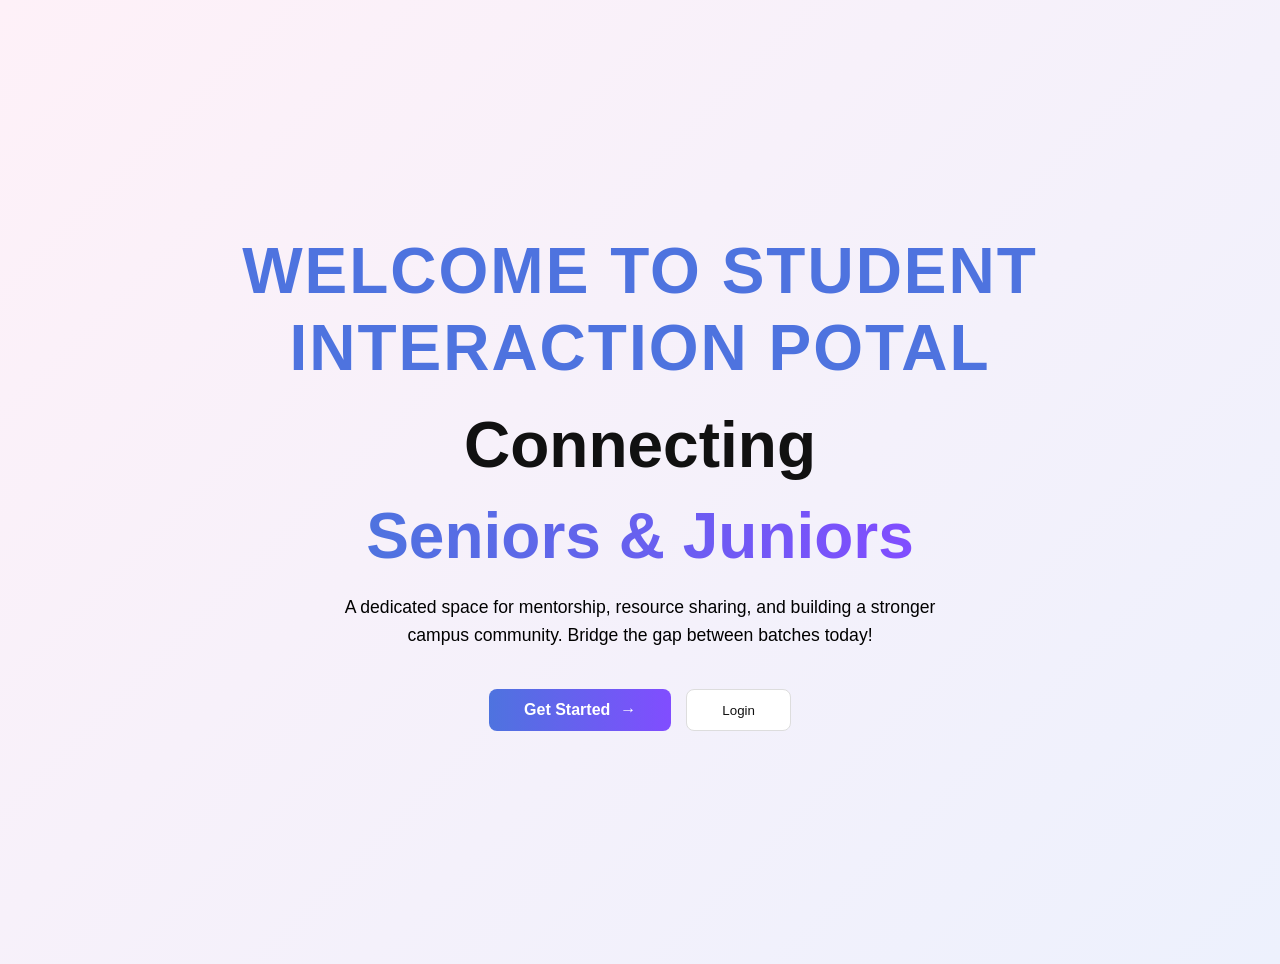
<file: index.html>
<!DOCTYPE html>
<html lang="en">
<head>
    <meta charset="UTF-8">
    <meta name="viewport" content="width=device-width, initial-scale=1.0">
    <title>StudentConnect Portal</title>
    <link rel="stylesheet" href="https://cdnjs.cloudflare.com/ajax/libs/font-awesome/6.0.0/css/all.min.css">
    <link rel="stylesheet" href="style.2css.css">
</head>
<body>
   <div id="reset-page" class="view hidden">
    <div class="squared-card">
        <div class="profile-icon-placeholder">
            <i class="fa-solid fa-user-plus"></i></div>
        <h2>Reset Password</h2>
        <p style="color: var(--text-sub); margin-bottom: 20px;">Enter your email to update your credentials.</p>
         <div class="input-group">
            <label>Registered Email</label>
            <input type="email" id="reset-email" placeholder="name@example.com"></div>
        <div class="input-group">
            <label>New Password</label>
            <input type="password" id="reset-new-password" placeholder="At least 8 characters"></div>
         <button class="btn-primary-grad" onclick="handlePasswordReset()">Update Password</button>
        <a href="#" class="back-link" onclick="showView('login-page')">← Back to Login</a></div></div>
   <div id="welcome-page" class="view welcome-container">
        <div class="welcome-left">
            <div class="header-pill">
             <h1>Welcome to Student Interaction Potal</h1></div>
            <h1> Connecting<span class="gradient-text"> Seniors <span style="color: black;">&</span> Juniors</h1>
            <p style="color: black;">A dedicated space for mentorship, resource sharing, and building a stronger campus
                 community. Bridge the gap between batches today!</p>
            <div class="btn-group">
                <button onclick="showPage('register-page')" class="btn-grad-icon">
                    Get Started <span class="arrow">→</span>
                </button>
         <button onclick="showPage('login-page')" class="btn-secondary-flat">Login</button> </div></div></div>
     <div id="login-page" class="view hidden center-flex">
        <div class="squared-card auth-card">
            <div class="auth-icon-container">
                <div class="profile-icon-placeholder">
                    <i class="fa-solid fa-user"></i> </div></div>
            <h2>Welcome Back</h2>
            <p class="auth-subtitle">Login to access your student portal</p>
            <form id="loginForm">
                <div class="input-group">
                    <label for="loginEmail">Email Address / Enrollment ID</label>
                    <input type="email" id="loginEmail" placeholder="name@college.edu" required></div>
                <div class="input-group">
                    <label for="loginPass">Security Password</label>
                    <input type="password" id="loginPass" placeholder="••••••••" required></div>
                <div class="form-options">
                    <label class="checkbox-label">
                        <input type="checkbox"> Save Information
                    </label>
                    <span class="link" onclick="showView('reset-page')" style="cursor: pointer; color: var(--accent-blue);
                     font-weight: 600;">Forgot?</span></div>
                   <button type="submit" class="btn-primary-grad">Login to Dashboard</button></form>
            <p class="auth-footer">Don't have an account? <span class="link" onclick="showPage('register-page')">Sign up</span></p>
            <span class="link back-link" onclick="showPage('welcome-page')">← Return to Welcome Page</span></div></div>
     <div id="register-page" class="view hidden center-flex">
        <div class="squared-card auth-card">
            <div class="auth-icon-container">
                <div class="profile-icon-placeholder">
                    <i class="fa-solid fa-user-plus"></i></div></div>
            <h2>Join the Portal</h2>
            <p class="auth-subtitle">Create an account to start connecting</p>
            <form id="registerForm">
                <div class="input-group">
                    <label for="regName">Full Name</label>
                    <input type="text" id="regName" placeholder="Your Name" required></div>
                <div class="input-group">
                    <label for="regEmail">College Email Address</label>
                    <input type="email" id="regEmail" placeholder="name@college.edu" required> </div>
                <div class="input-group">
                    <label for="regPass">Create Security Password</label>
                    <input type="password" id="regPass" placeholder="••••••••" required> </div>
                <button type="submit" class="btn-primary-grad">Register Account</button></form>
            <p class="auth-footer">Already have an account? <span class="link" onclick="showPage('login-page')">Login</span></p>
            <span class="link back-link" onclick="showPage('welcome-page')">← Return to Welcome Page</span> </div></div>
          <div id="dashboard-page" class="view hidden container">
         <main class="dash-content">
            <button onclick="logout()" class="btn-secondary">Logout</button>  </main></div>
 <script src="script.js"></script></body></html>
</file>
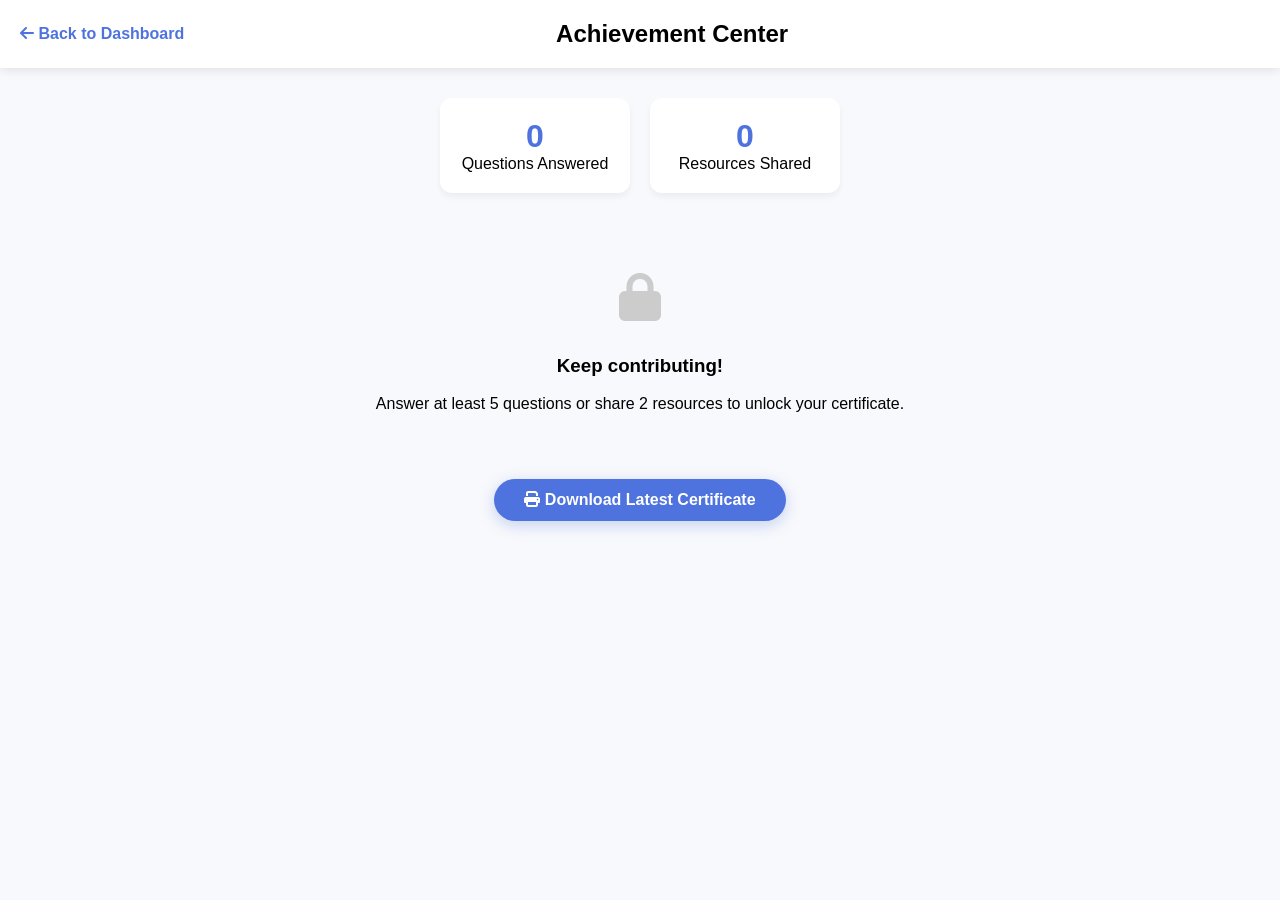
<file: certifications.html>
<!DOCTYPE html>
<html lang="en">
<head>
    <meta charset="UTF-8">
    <meta name="viewport" content="width=device-width, initial-scale=1.0">
    <title>My Certifications | StudentConnect</title>
    <link rel="stylesheet" href="https://cdnjs.cloudflare.com/ajax/libs/font-awesome/6.4.0/css/all.min.css">
    <style>
        :root {
            --primary-blue: #4e73df;
            --gold: #ffd700;
            --bg-light: #f8f9fc;
            --dark-navy: #1a2a6c;
        }

        body {
            font-family: 'Segoe UI', Tahoma, Geneva, Verdana, sans-serif;
            background-color: var(--bg-light);
            margin: 0;
            display: flex;
            flex-direction: column;
            align-items: center;
            min-height: 100vh;
        }

        .header {
            width: 100%;
            padding: 20px;
            background: white;
            box-shadow: 0 2px 10px rgba(0,0,0,0.1);
            display: flex;
            justify-content: space-between;
            align-items: center;
            box-sizing: border-box;
        }

        .back-btn {
            text-decoration: none;
            color: var(--primary-blue);
            font-weight: 600;
        }

        .stats-container {
            margin: 30px 0;
            display: flex;
            gap: 20px;
        }

        .stat-box {
            background: white;
            padding: 20px;
            border-radius: 12px;
            box-shadow: 0 4px 6px rgba(0,0,0,0.05);
            text-align: center;
            min-width: 150px;
        }

        .stat-number {
            display: block;
            font-size: 2rem;
            font-weight: bold;
            color: var(--primary-blue);
        }

        /* Certificate Stack Alignment */
        .cert-stack {
            display: flex;
            flex-direction: column;
            align-items: center;
            gap: 40px;
            padding: 20px;
            width: 100%;
            max-width: 900px;
        }

        .certificate {
            position: relative;
            width: 100%;
            max-width: 750px;
            aspect-ratio: 1.414 / 1; /* Standard A4 Landscape Aspect Ratio */
            background: white;
            border: 15px solid var(--dark-navy);
            padding: 40px;
            box-sizing: border-box;
            display: flex;
            flex-direction: column;
            align-items: center;
            justify-content: center;
            text-align: center;
            box-shadow: 0 10px 30px rgba(0,0,0,0.1);
            transition: all 0.4s ease;
        }

        /* Gold inner border */
        .certificate::after {
            content: '';
            position: absolute;
            top: 10px; left: 10px; right: 10px; bottom: 10px;
            border: 4px solid var(--gold);
            pointer-events: none;
        }

        .certificate.expert { border-color: var(--gold); }

        .tier-label {
            background: var(--dark-navy);
            color: white;
            padding: 8px 20px;
            border-radius: 20px;
            font-weight: bold;
            margin-bottom: 15px;
            display: inline-block;
            font-size: 0.85rem;
            text-transform: uppercase;
        }

        .user-name {
            font-size: 2.8rem;
            font-family: 'Georgia', serif;
            color: var(--primary-blue);
            border-bottom: 2px solid #cbd5e0;
            margin: 15px 0;
            padding: 0 30px;
            display: inline-block;
        }

        .medal { font-size: 4rem; color: var(--gold); margin-bottom: 10px; }

        .download-btn {
            margin: 30px 0;
            padding: 12px 30px;
            border-radius: 30px;
            cursor: pointer;
            background: var(--primary-blue);
            color: white;
            border: none;
            font-weight: bold;
            font-size: 1rem;
            box-shadow: 0 4px 15px rgba(78, 115, 223, 0.3);
        }

        /* PRINT LOGIC: Fixes alignment and duplicate certificate issues */
        @media print {
            body * { visibility: hidden; }
            #certificate-area, #certificate-area .tier-active, #certificate-area .tier-active * { 
                visibility: visible !important; 
            }
            #certificate-area {
                position: absolute;
                left: 0;
                top: 0;
                width: 100%;
                display: block !important;
            }
            .tier-label, .download-btn, .header, .stats-container, .no-cert-msg { 
                display: none !important; 
            }
            .certificate {
                border-width: 15pt !important;
                box-shadow: none !important;
                width: 95% !important;
                margin: 0 auto !important;
            }
        }
    </style>
</head>
<body>

    <header class="header">
        <a href="dashboard.html" class="back-btn"><i class="fa-solid fa-arrow-left"></i> Back to Dashboard</a>
        <h2 style="margin:0;">Achievement Center</h2>
        <div style="width:100px;"></div>
    </header>

    <div class="stats-container">
        <div class="stat-box">
            <span class="stat-number" id="ansCount">0</span>
            <span>Questions Answered</span>
        </div>
        <div class="stat-box">
            <span class="stat-number" id="resCount">0</span>
            <span>Resources Shared</span>
        </div>
    </div>

    <div id="no-cert" class="no-cert-msg" style="text-align: center; margin-top: 50px;">
        <i class="fa-solid fa-lock" style="font-size: 3rem; margin-bottom: 15px; color: #ccc;"></i>
        <h3>Keep contributing!</h3>
        <p>Answer at least 5 questions or share 2 resources to unlock your certificate.</p>
    </div>

    <div id="certificate-area" class="cert-stack">
        <div id="tier-2-container" style="display: none; width: 100%;">
            <center><div class="tier-label">🏆 Expert Achievement</div></center>
            <div class="certificate expert">
                <i class="fa-solid fa-crown medal" style="color: #ff4500;"></i>
                <h1 style="margin:0; font-size: 2.5rem;">EXPERT CERTIFICATE</h1>
                <h2 style="font-weight: 300; font-style: italic; color: #718096;">OF MASTERY</h2>
                <p>This elite recognition is presented to</p>
                <div class="user-name" id="certName2"></div>
                <p>For legendary contributions exceeding <br><b>10 community answers and 4 shared resources.</b></p>
                <div style="margin-top: 20px; font-weight: bold;">Date: <span id="certDate2"></span></div>
            </div>
        </div>

        <div id="tier-1-container" style="display: none; width: 100%;">
            <center><div class="tier-label" id="tier-1-status">⭐ Community Contributor</div></center>
            <div class="certificate" id="cert-box-1">
                <i class="fa-solid fa-award medal"></i>
                <h1 style="margin:0; font-size: 2.5rem;">CERTIFICATE</h1>
                <h2 style="font-weight: 300; font-style: italic; color: #718096;">OF ACHIEVEMENT</h2>
                <p>This is proudly presented to</p>
                <div class="user-name" id="certName1"></div>
                <p>For outstanding contributions to the <b>StudentConnect</b> community.</p>
                <div style="margin-top: 20px; font-weight: bold;">Date: <span id="certDate1"></span></div>
            </div>
        </div>

        <button id="download-btn" class="download-btn" onclick="window.print()">
            <i class="fa-solid fa-print"></i> Download Latest Certificate
        </button>
    </div>

    <script>
    document.addEventListener('DOMContentLoaded', () => {
        const user = JSON.parse(localStorage.getItem('loggedInUser'));
        if (!user) return;

        const forumDB = JSON.parse(localStorage.getItem('forumDB')) || [];
        
        let realAnsCount = 0;
        forumDB.forEach(question => {
            if (question.answers) {
                question.answers.forEach(ans => {
                    if (ans.email === user.email) realAnsCount++;
                });
            }
        });

        const resourceDB = JSON.parse(localStorage.getItem('devHubResources')) || [];
        const realResCount = resourceDB.filter(res => res.userEmail === user.email).length;

        document.getElementById('ansCount').innerText = realAnsCount;
        document.getElementById('resCount').innerText = realResCount;

        const isLevel1 = (realAnsCount >= 5 || realResCount >= 2);
        const isLevel2 = (realAnsCount >= 10 && realResCount >= 4);

        const noCertMsg = document.getElementById('no-cert');
        const certArea = document.getElementById('certificate-area');
        const tier1 = document.getElementById('tier-1-container');
        const tier2 = document.getElementById('tier-2-container');

        if (isLevel1) {
            noCertMsg.style.display = 'none';
            certArea.style.display = 'flex';
            
            if (isLevel2) {
                // EXCLUSIVE LEVEL 2 VIEW FOR PRINT
                tier2.style.display = 'block';
                tier2.classList.add('tier-active'); // Mark for print visibility
                document.getElementById('certName2').innerText = user.name;
                document.getElementById('certDate2').innerText = new Date().toLocaleDateString();
                
                // Show Level 1 as a "Background" achievement but hide from print
                tier1.style.display = 'block';
                tier1.classList.remove('tier-active'); 
                document.getElementById('cert-box-1').style.transform = "scale(0.7)";
                document.getElementById('cert-box-1').style.opacity = "0.5";
                document.getElementById('tier-1-status').innerText = "Previous Milestone";
            } else {
                // LEVEL 1 ONLY
                tier1.style.display = 'block';
                tier1.classList.add('tier-active');
                document.getElementById('certName1').innerText = user.name;
                document.getElementById('certDate1').innerText = new Date().toLocaleDateString();
            }
        } else {
            noCertMsg.style.display = 'block';
            certArea.style.display = 'none';
        }
    });
    </script>
</body>
</html>
</file>
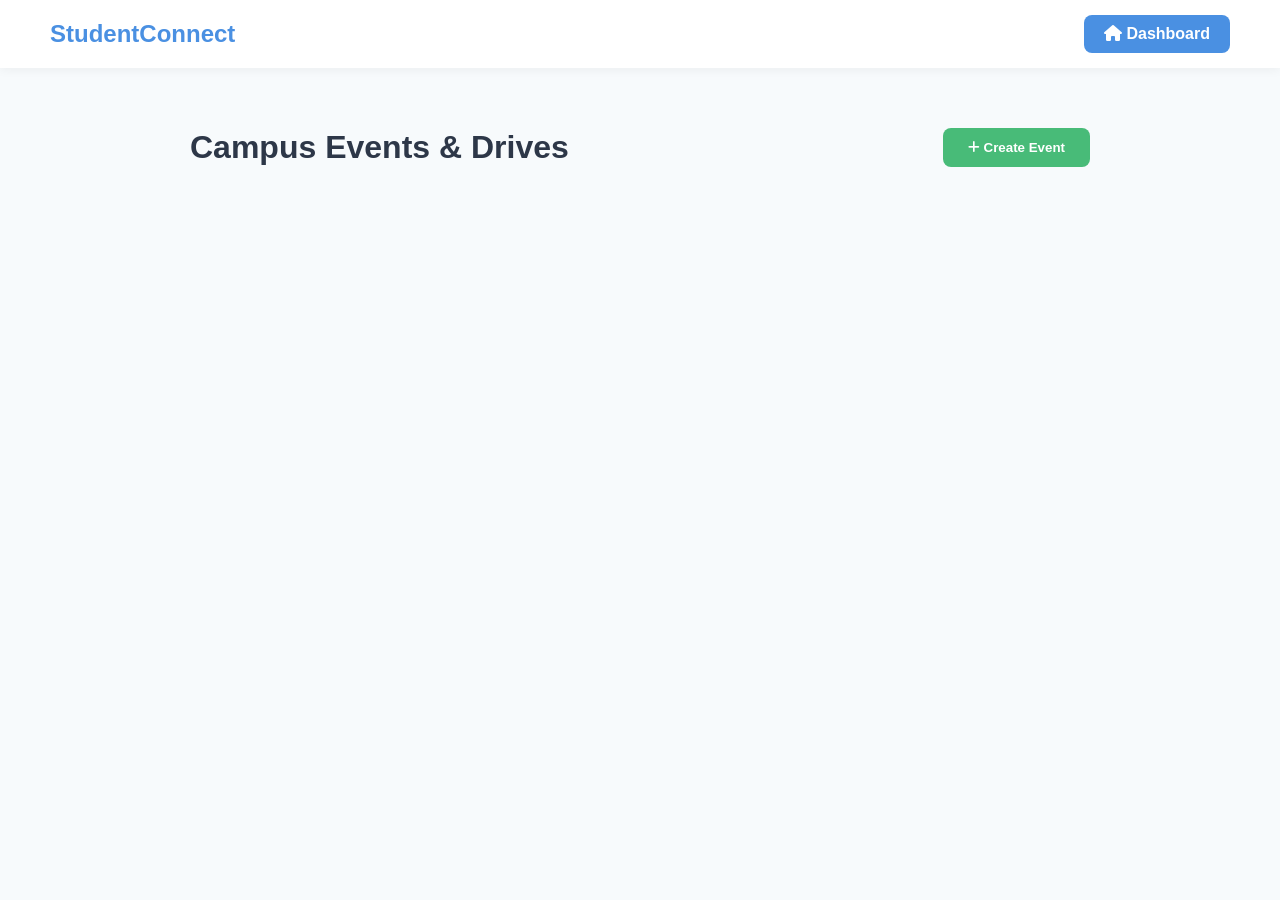
<file: event.html>
<!DOCTYPE html>
<html lang="en">
<head>
    <meta charset="UTF-8">
    <meta name="viewport" content="width=device-width, initial-scale=1.0">
    <title>StudentConnect - Events</title>
    <link rel="stylesheet" href="https://cdnjs.cloudflare.com/ajax/libs/font-awesome/6.4.0/css/all.min.css">
    <style>
        :root { --primary: #4a90e2; --bg: #f7fafc; --text: #2d3748; }
        body { font-family: 'Segoe UI', sans-serif; background: var(--bg); margin: 0; color: var(--text); }

        /* Navigation */
        .btn-discussion {
    background: white;
    color: var(--primary);
    border: 1px solid var(--primary);
    padding: 8px 15px;
    border-radius: 6px;
    cursor: pointer;
    font-weight: 600;
    margin-top: 10px;
    transition: 0.3s;
}

.btn-discussion:hover {
    background: #ebf8ff;
}

.discussion-panel {
    display: none; /* Hidden by default */
    margin-top: 15px;
    padding-top: 15px;
    border-top: 1px solid #edf2f7;
}
        nav { 
            background: white; padding: 15px 50px; display: flex; 
            justify-content: space-between; align-items: center; 
            box-shadow: 0 2px 10px rgba(0,0,0,0.05); 
        }
        .btn-dash { 
            background: var(--primary); color: white; text-decoration: none; 
            padding: 10px 20px; border-radius: 8px; font-weight: 600; 
        }

        .container { max-width: 900px; margin: 40px auto; padding: 0 20px; }
        
        /* Header Section */
        .page-header { display: flex; justify-content: space-between; align-items: center; margin-bottom: 30px; }
        .btn-create { background: #48bb78; color: white; border: none; padding: 12px 25px; border-radius: 8px; cursor: pointer; font-weight: bold; }

        /* Event Row Item */
        .event-item { 
            background: white; padding: 25px; border-radius: 12px; 
            margin-bottom: 20px; box-shadow: 0 4px 6px rgba(0,0,0,0.05);
        }
        .event-main-info { display: flex; justify-content: space-between; align-items: flex-start; border-bottom: 1px solid #edf2f7; padding-bottom: 15px; }
        .event-date-badge { background: #ebf8ff; color: #3182ce; padding: 5px 12px; border-radius: 6px; font-size: 0.9rem; font-weight: bold; }
        .joined-count { color: #718096; font-size: 0.9rem; margin-top: 5px; }

        /* Q&A Section inside Event */
        .event-qa { margin-top: 15px; padding: 15px; background: #f8fafc; border-radius: 8px; }
        .qa-title { font-weight: bold; font-size: 0.95rem; margin-bottom: 10px; display: block; }
        .ans-item { padding: 8px 0; border-top: 1px solid #e2e8f0; font-size: 0.9rem; color: #4a5568; }
        .ans-item:first-child { border-top: none; }

        /* Modal */
        .modal { display: none; position: fixed; inset: 0; background: rgba(0,0,0,0.5); justify-content: center; align-items: center; }
        .modal-content { background: white; padding: 30px; border-radius: 12px; width: 400px; }
        input, select, textarea { width: 100%; padding: 10px; margin: 10px 0; border: 1px solid #e2e8f0; border-radius: 6px; box-sizing: border-box; }
    </style>
</head>
<body>

    <nav>
        <div style="font-size: 1.5rem; font-weight: bold; color: var(--primary);">StudentConnect</div>
        <a href="dashboard.html" class="btn-dash"><i class="fa-solid fa-house"></i> Dashboard</a>
    </nav>

   <div class="container">
    <div class="page-header">
        <h1>Campus Events & Drives</h1>
        <button class="btn-create" onclick="openModal()"><i class="fa-solid fa-plus"></i> Create Event</button>
    </div>
    <div id="events-list"></div>
</div>

<div class="modal" id="eventModal">
    <div class="modal-content">
        <h2 style="margin-top:0">Post New Event</h2>
        <label>Event Name</label>
        <input type="text" id="mTitle" placeholder="e.g. TCS Recruitment Drive">
        
        <label>Event Description</label>
        <textarea id="mDesc" placeholder="Describe the event, eligibility, or agenda..." style="height: 100px;"></textarea>
        
        <label>Event Date</label>
        <input type="date" id="mDate">
        
        <div style="display:flex; gap:10px; margin-top:10px;">
            <button onclick="saveEvent()" style="flex:1; background: var(--primary); color:white; border:none; padding:12px; border-radius:8px; cursor:pointer; font-weight:bold;">Save Event</button>
            <button onclick="closeModal()" style="flex:1; background:#edf2f7; border:none; padding:12px; border-radius:8px; cursor:pointer;">Cancel</button>
        </div>
    </div>
</div>
<script> // 1. Get Logged In User (Only declare once)
const user = JSON.parse(localStorage.getItem('loggedInUser')) || { name: "Guest", email: "" };

// 2. Modal Controls
function openModal() { 
    document.getElementById('eventModal').style.display = 'flex'; 
}

function closeModal() { 
    document.getElementById('eventModal').style.display = 'none'; 
    // Clear inputs after closing
    document.getElementById('mTitle').value = '';
    document.getElementById('mDesc').value = '';
    document.getElementById('mDate').value = '';
}

// 3. Save Event to LocalStorage
function saveEvent() {
    const title = document.getElementById('mTitle').value;
    const desc = document.getElementById('mDesc').value;
    const date = document.getElementById('mDate').value;

    if(!title || !date || !desc) {
        return alert("Please fill Title, Description, and Date");
    }

    let db = JSON.parse(localStorage.getItem('eventsDB')) || [];
    
    const newEvent = {
        id: Date.now(),
        title: title,
        description: desc,
        date: date,
        joinedBy: [],
        discussions: [] 
    };

    db.unshift(newEvent); // Add to top of list
    localStorage.setItem('eventsDB', JSON.stringify(db));
    
    closeModal();
    renderEvents();
}

// 4. Render the List of Events
function renderEvents() {
    const db = JSON.parse(localStorage.getItem('eventsDB')) || [];
    const list = document.getElementById('events-list');
    if (!list) return;
    list.innerHTML = '';

    db.forEach(ev => {
        const isJoined = ev.joinedBy.includes(user.email);
        
        list.innerHTML += `
            <div class="event-item" style="background:white; padding:25px; border-radius:12px; margin-bottom:20px; box-shadow: 0 4px 6px rgba(0,0,0,0.05);">
                <div class="event-main-info" style="display:flex; justify-content:space-between; align-items:center;">
                    <div style="flex:1">
                        <h2 style="margin:0; color:#2d3748;">${ev.title}</h2>
                        <p style="color:#718096; font-size:0.95rem; margin:8px 0;">${ev.description}</p>
                        <div style="display:flex; gap:15px; font-size:0.85rem; color:#a0aec0;">
                            <span><i class="fa-solid fa-users"></i> ${ev.joinedBy.length} Registered</span>
                            <span><i class="fa-regular fa-calendar"></i> ${ev.date}</span>
                        </div>
                        <button class="btn-discussion" onclick="toggleDiscussion(${ev.id})">
                            <i class="fa-solid fa-comments"></i> Student Discussion
                        </button>
                    </div>
                    <div style="text-align:right;">
                        <button onclick="toggleJoin(${ev.id})" style="cursor:pointer; border:none; background:${isJoined ? '#fed7d7' : '#4a90e2'}; color:${isJoined ? '#c53030' : 'white'}; padding:12px 20px; border-radius:8px; font-weight:bold;">
                            ${isJoined ? 'Unregister' : 'Register Now'}
                        </button>
                    </div>
                </div>

                <div id="disc-panel-${ev.id}" class="discussion-panel">
                    <div style="display:flex; gap:10px; margin-bottom:20px;">
                        <input type="text" id="new-q-${ev.id}" placeholder="Ask a question..." style="flex:1; padding:10px; border:1px solid #e2e8f0; border-radius:6px;">
                        <button onclick="askQuestion(${ev.id})" style="background:#48bb78; color:white; border:none; padding:0 20px; border-radius:6px; cursor:pointer; font-weight:bold;">Post</button>
                    </div>

                    <div id="qa-list-${ev.id}">
                        ${ev.discussions.length === 0 ? '<p style="color:#a0aec0; font-size:0.85rem; text-align:center;">No questions yet.</p>' : 
                            ev.discussions.map((d, dIdx) => `
                                <div style="background:#f8fafc; padding:12px; border-radius:8px; margin-bottom:10px;">
                                    <div style="font-weight:600; font-size:0.9rem; color:#2d3748;">${d.user}: <span style="font-weight:400;">${d.text}</span></div>
                                    <div style="margin-left:20px; margin-top:8px;">
                                        ${d.replies.map(r => `<div style="font-size:0.85rem; color:#718096; margin-bottom:3px;"><strong>Reply:</strong> ${r}</div>`).join('')}
                                        <div style="display:flex; gap:5px; margin-top:5px;">
                                            <input type="text" id="reply-to-${ev.id}-${dIdx}" placeholder="Write a reply..." style="font-size:0.8rem; padding:5px; flex:1; border:1px solid #e2e8f0; border-radius:4px;">
                                            <button onclick="replyToQuestion(${ev.id}, ${dIdx})" style="background:#edf2f7; border:none; padding:5px 10px; border-radius:4px; font-size:0.75rem; cursor:pointer;">Reply</button>
                                        </div>
                                    </div>
                                </div>
                            `).join('')
                        }
                    </div>
                </div>
            </div>
        `;
    });
}

// 5. Interaction Functions
function toggleJoin(id) {
    let db = JSON.parse(localStorage.getItem('eventsDB')) || [];
    const idx = db.findIndex(e => e.id === id);
    if(idx === -1) return;

    if(db[idx].joinedBy.includes(user.email)) {
        db[idx].joinedBy = db[idx].joinedBy.filter(e => e !== user.email);
    } else {
        db[idx].joinedBy.push(user.email);
    }
    localStorage.setItem('eventsDB', JSON.stringify(db));
    renderEvents();
}

function askQuestion(eventId) {
    const input = document.getElementById(`new-q-${eventId}`);
    if(!input.value) return;

    let db = JSON.parse(localStorage.getItem('eventsDB'));
    const idx = db.findIndex(e => e.id === eventId);
    
    db[idx].discussions.push({
        user: user.name,
        text: input.value,
        replies: []
    });

    localStorage.setItem('eventsDB', JSON.stringify(db));
    renderEvents();
}

function replyToQuestion(eventId, qIdx) {
    const input = document.getElementById(`reply-to-${eventId}-${qIdx}`);
    if(!input.value) return;

    let db = JSON.parse(localStorage.getItem('eventsDB'));
    const idx = db.findIndex(e => e.id === eventId);
    
    db[idx].discussions[qIdx].replies.push(input.value);
    
    localStorage.setItem('eventsDB', JSON.stringify(db));
    renderEvents();
}

// 6. Run on Load
document.addEventListener('DOMContentLoaded', renderEvents);
function toggleDiscussion(eventId) {
    const panel = document.getElementById(`disc-panel-${eventId}`);
    if (panel.style.display === "block") {
        panel.style.display = "none";
    } else {
        panel.style.display = "block";
    }
}
 </script>
</body>
</html>
</file>
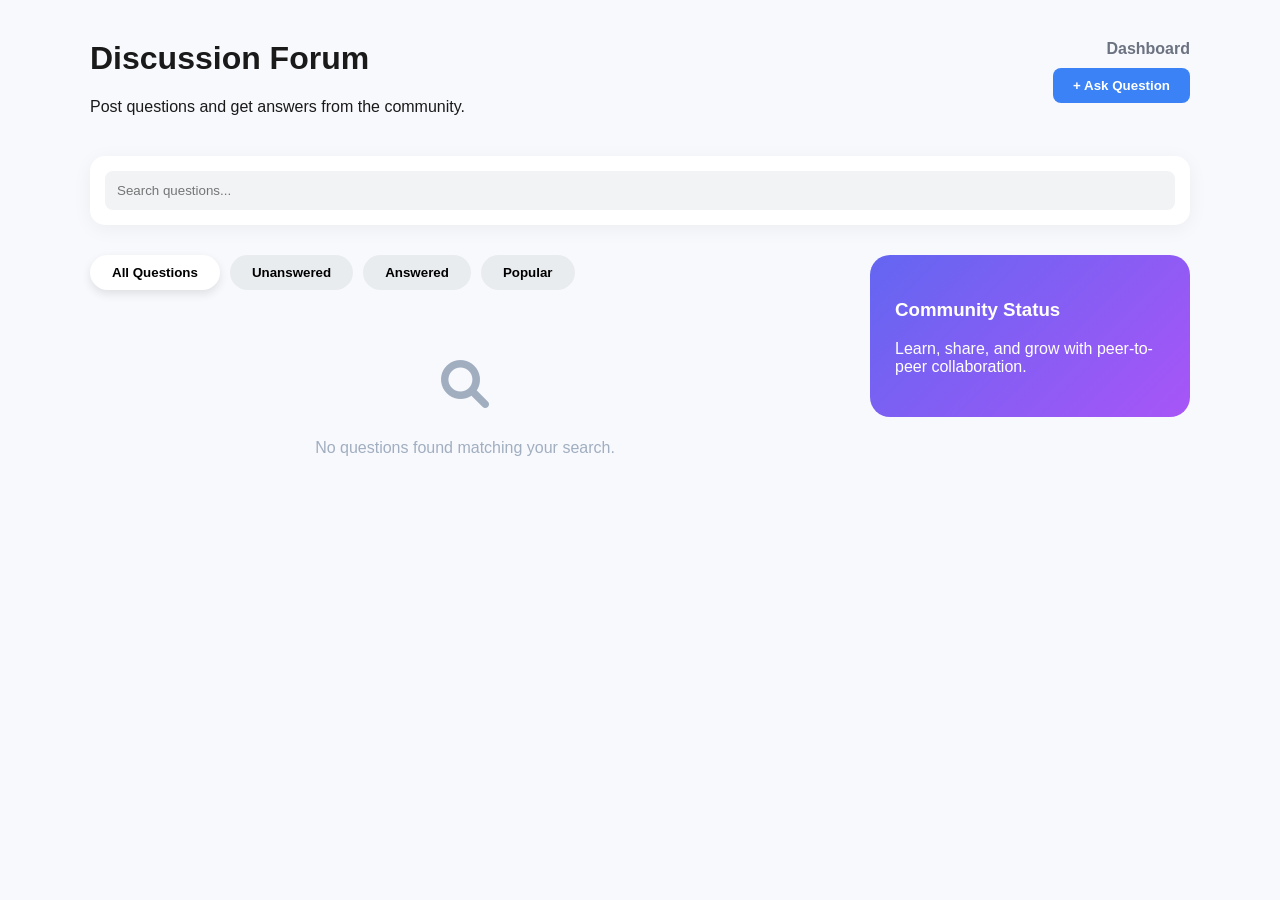
<file: forum.html>
<!DOCTYPE html>
<html lang="en">
<head>
    <meta charset="UTF-8">
    <meta name="viewport" content="width=device-width, initial-scale=1.0">
    <title>Forum - Real-Time Posting</title>
    <link rel="stylesheet" href="https://cdnjs.cloudflare.com/ajax/libs/font-awesome/6.0.0/css/all.min.css">
    <style>
        :root {
            --bg-color: #f8f9fd;
            --primary-blue: #4a90e2;
            --btn-blue: #3b82f6;
            --text-main: #1a1a1a;
            --text-muted: #6b7280;
            --card-shadow: 0 4px 20px rgba(0, 0, 0, 0.05);
            --gradient-sidebar: linear-gradient(135deg, #6366f1 0%, #a855f7 100%);
        }

        body { font-family: 'Poppins', sans-serif; background-color: var(--bg-color); margin: 0; color: var(--text-main); }
        .container { max-width: 1100px; margin: 40px auto; padding: 0 20px; position: relative; }

        .top-nav { position: absolute; top: 0; right: 20px; text-align: right; z-index: 100; }
        .home-link { text-decoration: none; color: var(--text-muted); font-weight: 600; display: flex; align-items: center; justify-content: flex-end; gap: 8px; margin-bottom: 10px; cursor: pointer; }
        .ask-btn { background-color: var(--btn-blue); color: white; padding: 10px 20px; border: none; border-radius: 8px; font-weight: bold; cursor: pointer; }

        .search-container { background: white; padding: 15px; border-radius: 15px; display: flex; gap: 10px; box-shadow: var(--card-shadow); margin: 40px 0 30px 0; }
        .search-container input { flex: 1; padding: 12px; border: none; background: #f1f3f5; border-radius: 8px; outline: none; }

        .layout { display: grid; grid-template-columns: 1fr 320px; gap: 30px; }
        .nav-tabs { display: flex; gap: 10px; margin-bottom: 20px; }
        .tab { padding: 10px 22px; border: none; background: #e9ecef; border-radius: 25px; cursor: pointer; font-weight: 600; }
        .tab.active { background: white; box-shadow: 0 4px 10px rgba(0,0,0,0.1); }

        .card { background: white; padding: 24px; border-radius: 16px; margin-bottom: 20px; box-shadow: var(--card-shadow); }
        .stats { min-width: 90px; text-align: center; }
        .q-link { color: var(--primary-blue); text-decoration: none; font-size: 1.2rem; font-weight: bold; cursor: pointer; }
        .tag { background: #f1f3f5; padding: 5px 12px; border-radius: 6px; font-size: 0.8rem; margin-right: 6px; }

        .forum-footer { border-top: 1px solid #eee; margin-top: 15px; padding-top: 15px; display: flex; gap: 20px; }
        .action-btn { cursor: pointer; color: var(--text-muted); font-size: 0.9rem; border: none; background: none; }
        .action-btn i { margin-right: 5px; }
        .liked { color: #e0245e; }
        .voted { color: #3b82f6; font-weight: bold; }

        .answer-section { margin-top: 15px; background: #f9fafb; padding: 15px; border-radius: 10px; display: none; }
        .ans-input { width: 100%; padding: 10px; border: 1px solid #ddd; border-radius: 8px; margin-bottom: 10px; }
        
        .sidebar { background: var(--gradient-sidebar); color: white; padding: 25px; border-radius: 20px; height: fit-content; }
        .view-box { 
        background: white; 
        padding: 30px; 
        border-radius: 20px; 
        box-shadow: 0 10px 30px rgba(0,0,0,0.05); 
        border: 1px solid #edf2f7;
    }
    .form-title { color: #2d3748; margin-bottom: 20px; font-weight: 700; }
    .post-btn { 
        background: linear-gradient(135deg, #667eea 0%, #764ba2 100%); 
        color: white; border: none; padding: 12px; border-radius: 10px; 
        font-weight: 600; cursor: pointer; transition: transform 0.2s;
    }
    .post-btn:hover { transform: translateY(-2px); }
    .author-link { color: #4db2ec; cursor: pointer; text-decoration: none; font-size: 0.85rem; }
    .author-link:hover { text-decoration: underline; }
    /* New style for the question details box */
.details-section {
    margin: 10px 0;padding: 12px;background: #f1f5f9;border-radius: 8px;
    font-size: 0.95rem;color: #4a5568;display: none; /* Hidden by default */
    border-left: 4px solid var(--primary-blue);
}
    </style>
</head>
<body>

<div class="container">
    <div class="top-nav">
        <a href="dashboard.html" class="home-link">Dashboard</a>
        <button class="ask-btn" onclick="showSection('ask')">+ Ask Question</button>
    </div>
    <header>
        <h1>Discussion Forum</h1>
        <p>Post questions and get answers from the community.</p>
    </header>
    <div class="search-container" id="search-bar-ui">
        <input type="text" id="searchInput" placeholder="Search questions..." onkeyup="handleSearch()">
    </div>
    <div class="layout">
        <main>
            <div class="nav-tabs" id="tab-nav">
    <button class="tab active" id="tab-all" onclick="filterData('all')">All Questions</button>
    <button class="tab" id="tab-unanswered" onclick="filterData('unanswered')">Unanswered</button>
    <button class="tab" id="tab-answered" onclick="filterData('answered')">Answered</button> <button class="tab" id="tab-popular" onclick="filterData('popular')">Popular</button>
</div>
            <div id="dynamic-area"></div>
        </main>
        <aside class="sidebar">
            <h3>Community Status</h3>
            <p>Learn, share, and grow with peer-to-peer collaboration.</p>
        </aside>
    </div>
</div>
<script>
    let activeFilter = 'all';
    const userObj = JSON.parse(localStorage.getItem('loggedInUser')) || { name: "Guest", email: "guest@gmail.com" };
    function getDB() {
        return JSON.parse(localStorage.getItem('forumDB')) || [];
    }
    function saveDB(data) {
        localStorage.setItem('forumDB', JSON.stringify(data));
    }
  function filterData(cat) {
    activeFilter = cat;
    
    // UI: Update tab active state
    document.querySelectorAll('.tab').forEach(t => t.classList.remove('active'));
    const activeTab = document.getElementById('tab-' + cat);
    if (activeTab) activeTab.classList.add('active');

    let data = getDB();

    if (cat === 'all') {
        // THIS IS THE FIX: 
        // We sort by ID here so "All Questions" always shows newest on top
        data.sort((a, b) => b.id - a.id);
    } 
    else if (cat === 'popular') {
        // We sort by VOTES here so "Popular" shows highest votes on top
        data.sort((a, b) => (b.votes || 0) - (a.votes || 0));
    } 
    else if (cat === 'unanswered') {
        data = data.filter(q => !q.answers || q.answers.length === 0);
        data.sort((a, b) => b.id - a.id); // Newest unanswered on top
    }
     else if (cat === 'answered') {
        // Optional: Filter for questions that HAVE answers
        data = data.filter(q => q.answers && q.answers.length > 0);
        data.sort((a, b) => b.id - a.id);
    }
    // Now send the ALREADY SORTED data to renderList
    renderList(data);
}
 function renderList(data) {  
   // const sortedData = [...data].sort((a, b) => b.id - a.id);
   
   const area = document.getElementById('dynamic-area');
    const allUsers = JSON.parse(localStorage.getItem('users')) || [];
    const loggedInUser = JSON.parse(localStorage.getItem('loggedInUser')) || {};
    if (data.length === 0) {
        area.innerHTML = `
            <div style="text-align:center; padding:50px; color:#a0aec0;">
                <i class="fa-solid fa-magnifying-glass" style="font-size:3rem; margin-bottom:15px;"></i>
                <p>No questions found matching your search.</p>
            </div>`;
        return;
    }
    area.innerHTML = data.map(q => {
        const qEmail = (q.email || "").trim().toLowerCase();
        const qAuthorName = (q.author || "").trim().toLowerCase();
        let authorProfile = allUsers.find(u => {
            const uEmail = (u.email || "").trim().toLowerCase();
            const uName = (u.name || "").trim().toLowerCase();
            if (qEmail && uEmail && qEmail === uEmail) return true
            if (qAuthorName && uName && qAuthorName === uName) return true;
            return false;
        });
        if (!authorProfile && loggedInUser.email && qEmail === loggedInUser.email.toLowerCase()) {
            authorProfile = loggedInUser;
        }
        const profilePicUrl = authorProfile?.profilePic || 
                             authorProfile?.image || 
                             'https://cdn-icons-png.flaticon.com/512/149/149071.png';

        const isMe = loggedInUser.email && qEmail === loggedInUser.email.toLowerCase();
        const displayName = isMe ? "You" : (authorProfile ? authorProfile.name : q.author);
        const profileLink = isMe ? "profile.html" : `user-profile.html?email=${q.email}`;
        return `
<div class="answer-section" id="ans-box-${q.id}" style="display:none; margin-top:20px; padding-top:15px; border-top:1px solid #edf2f7;">
    <h4 style="font-size:1rem; margin-bottom:10px; color:#2d3748;">Answers</h4>
    <div id="ans-list-${q.id}" style="margin-bottom:20px;">
        </div>
    <div style="display:flex; gap:10px;">
        <input type="text" id="input-${q.id}" class="ans-input" placeholder="Write an answer..." 
               style="flex:1; padding:10px; border:1px solid #e2e8f0; border-radius:8px;">
        <button class="post-btn" onclick="submitAnswer(${q.id})" 
                style="padding:10px 20px; background:#4a90e2; color:white; border:none; border-radius:8px; cursor:pointer;">
            Post
            </button>  </div></div>
        <div class="card">
            <div style="display:flex; gap:20px;">
                <div class="author-info" style="text-align:center; min-width:80px;">
                    <img src="${profilePicUrl}" 
                         style="width:55px; height:55px; border-radius:50%; object-fit:cover; border:2px solid #e2e8f0; cursor:pointer;" 
                         onclick="window.location.href='${profileLink}'"
                         onerror="this.src='https://cdn-icons-png.flaticon.com/512/149/149071.png'">
                    <div class="stats" style="margin-top:10px; font-size:0.85rem;">
                        <strong>${q.votes || 0}</strong> votes
                        <br>
                        <strong class="${q.answers?.length > 0 ? 'success' : ''}">${q.answers?.length || 0}</strong> ans
                    </div></div>
                <div style="flex:1">
                    <div class="q-link" onclick="toggleDetails(${q.id})" style="font-size:1.2rem; font-weight:bold; color:#2d3748; cursor:pointer;">
                        ${q.title}   </div>
                    <div style="margin: 5px 0 10px 0; font-size:0.9rem;">
                        <span style="color:#718096;">By</span>
 <span class="author-link" onclick="window.location.href='${profileLink}'" style="cursor:pointer; color: #0a66c2; font-weight:600; margin-left:4px;">
${displayName}
                        </span>
                        <span style="font-size:0.75rem; color:#a0aec0; margin-left:8px;">
                            ${q.email && q.email !== 'undefined' ? `(${q.email})` : '(Verified Member)'}
                        </span> </div>

                    <div style="margin-bottom:15px;">
                        ${q.tags ? q.tags.map(t => `<span class="tag" style="background:#edf2f7; padding:4px 10px; border-radius:15px; font-size:0.75rem; margin-right:5px; color:#4a5568;">${t}</span>`).join('') : ''}
                    </div>
                    
                    <div class="details-section" id="details-${q.id}" style="display:none; background:#f7fafc; padding:15px; border-radius:8px; margin-bottom:15px; border-left:4px solid #cbd5e0;">
                        <strong>Details:</strong><br>${q.body || 'No additional details provided.'}
                    </div>

                    <div class="forum-footer" style="display:flex; gap:15px; border-top:1px solid #f0f4f8; padding-top:10px;">
                        <button class="action-btn" onclick="toggleDetails(${q.id})"><i class="fa-solid fa-circle-info"></i> More</button>
                        <button class="action-btn" onclick="handleVote(${q.id})"><i class="fa-solid fa-circle-up"></i> Vote</button>
                        <button class="action-btn" onclick="toggleAns(${q.id})"><i class="fa-regular fa-comment"></i> Answer</button>
                    </div>
                </div>
            </div>
        </div>`;
    }).join('');
}  function handleVote(id) {
        let db = getDB();
        const idx = db.findIndex(q => q.id === id);
        if (!db[idx].votedBy) db[idx].votedBy = [];

        const votedIdx = db[idx].votedBy.indexOf(userObj.email);
        if (votedIdx === -1) {
            db[idx].votes++;
            db[idx].votedBy.push(userObj.email);
        } else {
            db[idx].votes--;
            db[idx].votedBy.splice(votedIdx, 1);
        }
        saveDB(db);
        filterData(activeFilter);
    }

    function handleLike(id) {
        let db = getDB();
        const idx = db.findIndex(q => q.id === id);
        if (!db[idx].likedBy) db[idx].likedBy = [];

        const likedIdx = db[idx].likedBy.indexOf(userObj.email);
        if (likedIdx === -1) {
            db[idx].likedBy.push(userObj.email);
        } else {
            db[idx].likedBy.splice(likedIdx, 1);
        }
        saveDB(db);
        filterData(activeFilter);
    }

    function toggleAns(id) {
    const ansBox = document.getElementById(`ans-box-${id}`);
    const ansList = document.getElementById(`ans-list-${id}`);
    
    // Toggle visibility
    if (ansBox.style.display === "block") {
        ansBox.style.display = "none";
    } else {
        ansBox.style.display = "block";
        
        // Load existing answers from the database
        const db = JSON.parse(localStorage.getItem('forumDB')) || [];
        const question = db.find(q => q.id === id);
        const allUsers = JSON.parse(localStorage.getItem('users')) || [];

        if (question && question.answers) {
            ansList.innerHTML = question.answers.map(a => {
                // Find answerer's photo in the global users list
                const ansUser = allUsers.find(u => 
                    (u.email && a.email && u.email.toLowerCase() === a.email.toLowerCase()) ||
                    (u.name && a.user && u.name.toLowerCase() === a.user.toLowerCase())
                );
                const ansPic = ansUser?.profilePic || 'https://cdn-icons-png.flaticon.com/512/149/149071.png';

                return `
                <div style="display:flex; gap:10px; padding:10px; border-bottom:1px solid #f0f4f8; align-items: flex-start;">
                    <img src="${ansPic}" style="width:30px; height:30px; border-radius:50%; object-fit:cover;">
                    <div style="background: #f7fafc; padding:8px 12px; border-radius:12px; flex:1;">
                        <strong style="font-size:0.85rem; color:#2d3748;">${a.user}</strong>
                        <p style="margin:2px 0 0 0; font-size:0.9rem; color:#4a5568;">${a.text}</p>
                    </div>
                </div>`;
            }).join('');
        }
    }
}
    function toggleDetails(id) {
    const detailsBox = document.getElementById(`details-${id}`);
    if (detailsBox.style.display === 'block') {
        detailsBox.style.display = 'none';
    } else {
        detailsBox.style.display = 'block';
    }
}

    // --- COMBINED SUBMIT ANSWER FUNCTION ---
function submitAnswer(id) {
    const inputField = document.getElementById(`input-${id}`);
    const text = inputField.value.trim();
    if (!text) return alert("Please type an answer first.");

    // 1. Get the current user data safely
    let currentUser = JSON.parse(localStorage.getItem('loggedInUser'));
    if (!currentUser) return alert("Please log in to answer questions.");

    let db = JSON.parse(localStorage.getItem('forumDB')) || [];
    const idx = db.findIndex(q => q.id === id);
    if (idx === -1) return;

    // 2. Add the answer to the database with the user's details
    db[idx].answers.push({ 
        user: currentUser.name, 
        email: currentUser.email, 
        text: text,
        date: new Date().toLocaleDateString()
    });
    localStorage.setItem('forumDB', JSON.stringify(db));
    currentUser.ansCount = (currentUser.ansCount || 0) + 1;
    localStorage.setItem('loggedInUser', JSON.stringify(currentUser));
    inputField.value = ""; 
    renderList(db); 
    const ansBox = document.getElementById(`ans-box-${id}`);
    ansBox.style.display = "block";
    loadAnswers(id); 
}
function loadAnswers(id) {
    const ansList = document.getElementById(`ans-list-${id}`);
    const db = JSON.parse(localStorage.getItem('forumDB')) || [];
    const question = db.find(q => q.id === id);
    const allUsers = JSON.parse(localStorage.getItem('users')) || [];

    if (question && question.answers) {
        ansList.innerHTML = question.answers.map(a => {
            // Find the answerer's photo in the global users list
            const ansUser = allUsers.find(u => 
                (u.email && a.email && u.email.toLowerCase() === a.email.toLowerCase()) ||
                (u.name && a.user && u.name.toLowerCase() === a.user.toLowerCase())
            );
            
            const ansPic = ansUser?.profilePic || 'https://cdn-icons-png.flaticon.com/512/149/149071.png';

            return `
            <div style="display:flex; gap:12px; padding:12px 0; border-bottom:1px solid #edf2f7; align-items: flex-start;">
                <img src="${ansPic}" style="width:35px; height:35px; border-radius:50%; object-fit:cover; border: 1px solid #e2e8f0;">
                <div style="flex:1;">
                    <div style="display:flex; justify-content:space-between; align-items:center;">
                        <strong style="font-size:0.9rem; color:#2d3748;">${a.user}</strong>
                        <span style="font-size:0.75rem; color:#a0aec0;">${a.date || ''}</span>
                    </div>
                    <p style="margin:4px 0 0 0; font-size:0.95rem; color:#4a5568; line-height:1.4;">${a.text}</p>
                </div>
            </div>`;
        }).join('');
    }
}
function submitQuestion() {
    const title = document.getElementById('newTitle').value;
    const body = document.getElementById('newBody').value;
    const tagsRaw = document.getElementById('newTags').value;
    
    if(!title || !tagsRaw) return alert("Please fill Title and Tags");

    const newQ = {
        id: Date.now(),
        title: title,
        body: body,
        tags: tagsRaw.split(',').map(t => t.trim()),
        votes: 0,
        votedBy: [],
        likedBy: [],
        answers: [],
        author: userObj.name,
        email: userObj.email,
        time: new Date().toLocaleString()
    };

    let db = getDB();
    db.unshift(newQ); // Adds the new question to the top of the array
    saveDB(db);

    // --- ADDED HERE ---
    filterData('all'); 
    // This refreshes the UI and ensures the 'All' tab is active and sorted by newest.

    showSection('list'); // Switches the view back to the forum feed
}
function showSection(section) {
    const area = document.getElementById('dynamic-area');
    if (section === 'list') {
        document.getElementById('tab-nav').style.display = 'flex';
        filterData('all');
    } else {
        document.getElementById('tab-nav').style.display = 'none';
        area.innerHTML = `
            <div class="view-box">
                <h2>Ask Question</h2>
                <input type="text" id="newTitle" class="ans-input" placeholder="Title">
                <textarea id="newBody" class="ans-input" placeholder="Details" rows="4"></textarea>
                <input type="text" id="newTags" class="ans-input" placeholder="Tags (comma separated)">
                <button class="post-btn" onclick="submitQuestion()">Post</button>
            </div>`;
    }
}
function handleSearch() {
    const val = document.getElementById('searchInput').value.toLowerCase();
    const filtered = getDB().filter(q => q.title.toLowerCase().includes(val));
    renderList(filtered);
}
window.onload = function() {
    const urlParams = new URLSearchParams(window.location.search);
    const viewMode = urlParams.get('view');
    const action = localStorage.getItem('openForumAction');

    if (viewMode === 'myhistory') {
        viewMyQuestions();
    } else if (action === 'ask') {
        showSection('ask');
        localStorage.removeItem('openForumAction');
    } else {
        filterData('all');
    }
};
function viewMyQuestions() {
    const user = JSON.parse(localStorage.getItem('loggedInUser'));
    const forumDB = JSON.parse(localStorage.getItem('forumDB')) || [];
    const allUsers = JSON.parse(localStorage.getItem('users')) || [];
    const elementsToHide = ['.sidebar', '#tab-nav', '.ask-btn', 'header p'];
    elementsToHide.forEach(s => { 
        const el = document.querySelector(s); 
        if(el) el.style.display = 'none'; 
    });
    const mainHeading = document.querySelector('h1');
    if (mainHeading) mainHeading.innerText = "My Question History";
    const myData = forumDB.filter(q => q.email === user.email);
    const area = document.getElementById('dynamic-area');
    let historyHTML = `<button onclick="window.location.href='dashboard.html'" class="action-btn" style="margin-bottom:20px;">← Back to Dashboard</button>`;
    if (myData.length === 0) {
        area.innerHTML = historyHTML + `<p style="text-align:center; padding:20px;">You haven't posted any questions yet.</p>`;
        return;
    }
    area.innerHTML = historyHTML + myData.map(q => {
        const answers = q.answers || [];
        const hasAnswers = answers.length > 0;
        const statusHTML = hasAnswers 
            ? `<span style="background:#c6f6d5; color:#22543d; padding:4px 12px; border-radius:20px; font-size:0.75rem; font-weight:bold;">${answers.length} ANSWERED</span>` 
            : `<span style="background:#fee2e2; color:#991b1b; padding:4px 12px; border-radius:20px; font-size:0.75rem; font-weight:bold;">PENDING</span>`;
        const answersHTML = answers.map(a => {
            const ansUser = allUsers.find(u => u.email === a.email);
            const ansPic = ansUser?.profilePic || 'https://cdn-icons-png.flaticon.com/512/149/149071.png';
            
            return `
                <div style="display:flex; gap:10px; margin-top:10px; padding:10px; background:#f8fafc; border-radius:8px; border:1px solid #edf2f7;">
                    <img src="${ansPic}" style="width:30px; height:30px; border-radius:50%; object-fit:cover;">
                    <div style="flex:1;">
                        <div style="display:flex; justify-content:space-between;">
                            <strong style="font-size:0.85rem;">${a.user}</strong>
                            <small style="color:#a0aec0;">${a.date || ''}</small>
                        </div>
                        <p style="margin:4px 0 0 0; font-size:0.9rem; color:#4a5568;">${a.text}</p>
                    </div>
                </div>`;
        }).join('');

        return `
            <div class="card" style="border-left: 6px solid ${hasAnswers ? '#10b981' : '#ef4444'}; margin-bottom:20px; padding:20px;">
                <div style="display:flex; justify-content:space-between; align-items:flex-start;">
                    <h3 style="margin:0; color:#2d3748; font-size:1.1rem;">${q.title}</h3>
                    ${statusHTML}
                </div>
                
                <p style="color:#718096; font-size:0.9rem; margin:10px 0;">${q.body || 'No details provided.'}</p>
                
                <div id="history-ans-list-${q.id}" style="margin-top:15px; border-top: 1px solid #f1f5f9; padding-top:10px;">
                    <strong style="font-size:0.8rem; color:#64748b;">${hasAnswers ? 'Responses:' : 'No responses yet'}</strong>
                    ${answersHTML}
                </div>

                <div style="margin-top:15px; text-align:right;">
                    <small style="color:#cbd5e0; display:block; margin-bottom:5px;">Posted on ${q.time}</small>
                    <button class="action-btn" onclick="window.location.href='forum.html?id=${q.id}'" style="font-size:0.8rem;">Go to Discussion</button>
                </div>
            </div>
        `;
    }).join('');
}
function updateQuestionCount() {
    const user = JSON.parse(localStorage.getItem('loggedInUser'));
    const forumDB = JSON.parse(localStorage.getItem('forumDB')) || [];
    
    if (user && user.email) {
        const myQuestions = forumDB.filter(q => q.email === user.email);
        const countDisplay = document.getElementById('q-count-display');
        if (countDisplay) {
            countDisplay.textContent = myQuestions.length;
        }
    }
}
updateQuestionCount();
</script>
</body>
</html>
</file>
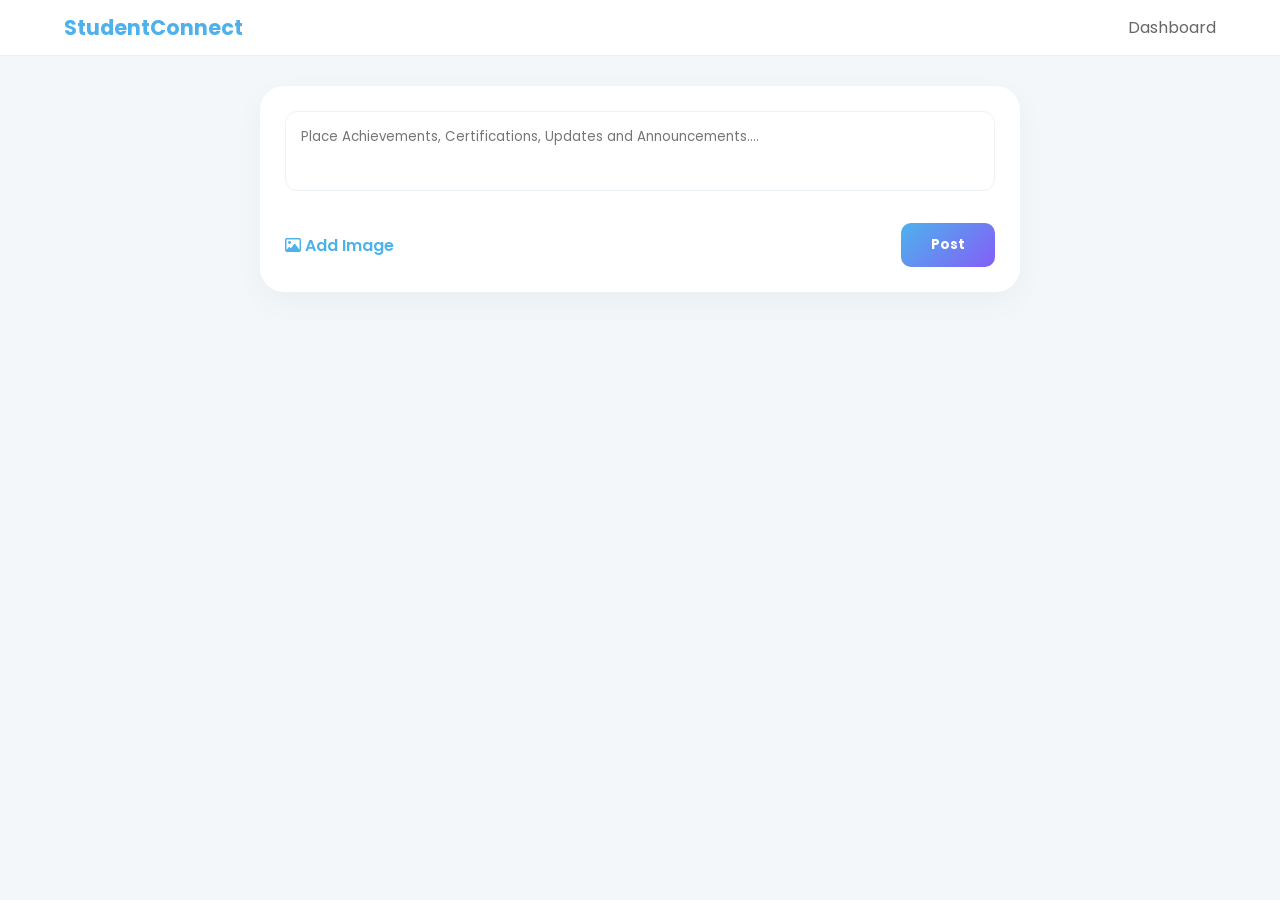
<file: newsfeed.html>
<!DOCTYPE html>
<html lang="en">
<head>
    <meta charset="UTF-8">
    <meta name="viewport" content="width=device-width, initial-scale=1.0">
    <title>News Feed | StudentConnect</title>
    <link href="https://fonts.googleapis.com/css2?family=Poppins:wght@400;500;600;700&display=swap" rel="stylesheet">
    <link rel="stylesheet" href="https://cdnjs.cloudflare.com/ajax/libs/font-awesome/6.0.0/css/all.min.css">
    <style>
        * { margin: 0; padding: 0; box-sizing: border-box; font-family: 'Poppins', sans-serif; }
        body { background-color: #f4f7fa; color: #333; }
        .navbar { background: white; border-bottom: 1px solid #eee; padding: 12px 5%; display: flex; justify-content: space-between; align-items: center; position: sticky; top: 0; z-index: 1000; }
        .logo { font-weight: 700; color: #4db2ec; text-decoration: none; font-size: 1.3rem; }
        .main-container { max-width: 800px; margin: 30px auto; padding: 0 20px; }
        .create-post { background: white; border-radius: 24px; padding: 25px; box-shadow: 0 10px 30px rgba(0,0,0,0.04); margin-bottom: 30px; }
        .post-input { width: 100%; border: 1px solid #edf2f7; border-radius: 12px; padding: 15px; min-height: 80px; resize: none; margin-bottom: 15px; }
        .btn-post { background: linear-gradient(135deg, #4db2ec 0%, #845ef7 100%); color: white; border: none; padding: 12px 30px; border-radius: 10px; font-weight: 700; cursor: pointer; }
        .feed-card { background: white; border-radius: 24px; padding: 25px; margin-bottom: 25px; box-shadow: 0 8px 25px rgba(0,0,0,0.03); }
        .post-header { display: flex; align-items: center; gap: 12px; margin-bottom: 15px; }
        .user-avatar { width: 40px; height: 40px; border-radius: 50%; background: #dfe6e9; }
        .user-info h4 { font-size: 1rem; color: #1e272e; }
        .role-badge { background: #eef7fd; color: #4db2ec; font-size: 0.7rem; font-weight: 700; padding: 2px 8px; border-radius: 4px; margin-left: 5px; }
        
        .post-image { width: 100%; max-height: 400px; object-fit: contain; border-radius: 15px; margin-top: 15px; background: #f8f9fa; }
        .post-footer { border-top: 1px solid #f1f3f5; padding-top: 15px; display: flex; gap: 30px; color: #666; font-size: 0.9rem; }
        .footer-item { cursor: pointer; }
        .footer-item:hover { color: #845ef7; }
        
        /* New Styles for Links and Comments */
        .post-link { color: #0a66c2; text-decoration: none; font-weight: 500; }
        .comment-section { margin-top: 15px; display: none; border-top: 1px solid #eee; padding-top: 10px; }
        .comment-input-area { display: flex; gap: 10px; margin-bottom: 10px; }
        .comment-input { flex: 1; padding: 8px 15px; border: 1px solid #ddd; border-radius: 20px; font-size: 0.85rem; outline: none; }
        .comment-item { background: #f0f2f5; padding: 8px 12px; border-radius: 12px; margin-bottom: 5px; font-size: 0.85rem; }
        
        #preview { margin-bottom: 10px; } 
        #preview img { width: 100px; border-radius: 10px; }
    </style>
</head>
<body>
    <header class="navbar">
        <nav><a href="dashboard.html" class="logo">StudentConnect</a></nav>
        <nav><a href="dashboard.html" style="text-decoration:none; color:#666;">Dashboard</a></nav>
    </header>
    <main class="main-container">
        <section class="create-post">
            <textarea id="postText" class="post-input" placeholder="Place Achievements, Certifications, Updates and Announcements...."></textarea>
            <div id="preview"></div>
            <div style="display:flex; justify-content:space-between; align-items:center;">
                <label style="cursor:pointer; color:#4db2ec; font-weight:600;">
                    <i class="fa-regular fa-image"></i> Add Image
                    <input type="file" id="imageInput" accept="image/*" style="display:none;" onchange="previewImage(event)">
                </label>
                <button class="btn-post" onclick="submitPost()">Post</button>
            </div>
        </section>

        <div id="feedList"></div> 
        
    </main>

<script>
let selectedImage = null;

function linkify(text) {
    const urlPattern = /(\b(https?|ftp|file):\/\/[-A-Z0-9+&@#\/%?=~_|!:,.;]*[-A-Z0-9+&@#\/%=~_|])/ig;
    return text.replace(urlPattern, '<a href="$1" target="_blank" class="post-link">$1</a>');
}

function previewImage(event) {
    const file = event.target.files[0];
    if (file) {
        const reader = new FileReader();
        reader.onload = function(e) {
            const imgElement = new Image();
            imgElement.src = e.target.result;
            
            imgElement.onload = function() {
                const canvas = document.createElement('canvas');
                const MAX_WIDTH = 600; 
                const scaleSize = MAX_WIDTH / imgElement.width;
                canvas.width = MAX_WIDTH;
                canvas.height = imgElement.height * scaleSize;

                const ctx = canvas.getContext('2d');
                ctx.drawImage(imgElement, 0, 0, canvas.width, canvas.height);

                selectedImage = canvas.toDataURL('image/jpeg', 0.7);
                document.getElementById('preview').innerHTML = `<img src="${selectedImage}" style="width:80px; height:80px; object-fit:cover; border-radius:10px;">`;
            };
        };
        reader.readAsDataURL(file);
    }
}

function submitPost() {
    const text = document.getElementById('postText').value.trim();
    const userObj = JSON.parse(localStorage.getItem('loggedInUser')) || {};

    if (!text && !selectedImage) {
        alert("Please write something or add an image!");
        return;
    }

    const userYear = prompt("Which year are you in?");
    if (!userYear) return;

    const newPost = {
        id: Date.now(),
        author: userObj.name || "Anonymous",
        email: userObj.email,
        content: text,
        image: selectedImage, 
        time: new Date().toLocaleString(),
        year: userYear,
        likes: 0,
        likedBy: [],
        comments: []
    };

    let posts = JSON.parse(localStorage.getItem('posts')) || [];
    posts.unshift(newPost);
    
    try {
        localStorage.setItem('posts', JSON.stringify(posts));
        document.getElementById('postText').value = '';
        document.getElementById('preview').innerHTML = '';
        selectedImage = null;
        displayPosts();
    } catch (e) {
        alert("Storage full! Try a smaller image.");
    }
}

function handleLike(postId) {
    let posts = JSON.parse(localStorage.getItem('posts')) || [];
    const postIndex = posts.findIndex(p => p.id === postId);
    const userObj = JSON.parse(localStorage.getItem('loggedInUser')) || { email: "guest@gmail.com" };
    
    if (postIndex === -1) return;
    if (!posts[postIndex].likedBy) posts[postIndex].likedBy = [];

    const likedIndex = posts[postIndex].likedBy.indexOf(userObj.email);
    if (likedIndex === -1) {
        posts[postIndex].likedBy.push(userObj.email);
    } else {
        posts[postIndex].likedBy.splice(likedIndex, 1);
    }

    posts[postIndex].likes = posts[postIndex].likedBy.length;
    localStorage.setItem('posts', JSON.stringify(posts));
    displayPosts();
}

function toggleComments(postId) {
    const section = document.getElementById(`comments-${postId}`);
    section.style.display = section.style.display === "none" ? "block" : "none";
}

// --- UPDATED DISPLAY LOGIC ---
function displayPosts() {
    const posts = JSON.parse(localStorage.getItem('posts')) || [];
    const loggedInUser = JSON.parse(localStorage.getItem('loggedInUser')) || {};
    const allUsers = JSON.parse(localStorage.getItem('users')) || []; 
    const feed = document.getElementById('feedList');
    
    if (!feed) return; 
    feed.innerHTML = "";

    posts.sort((a, b) => b.id - a.id);

    posts.forEach(post => {
        // 1. DYNAMIC LOOKUP (The most important part)
        // We look for the author in the global list to get the UPDATED photo
        let authorProfile = allUsers.find(u => u.email === post.email);
        
        // If it's you, always grab the latest photo from your current session
        if (!authorProfile && loggedInUser.email === post.email) {
            authorProfile = loggedInUser;
        }

        // 2. IMAGE RESOLUTION
        // We prioritize authorProfile.profilePic. 
        // We ONLY use post.authorPic as a last-resort fallback.
        const latestAvatar = (authorProfile && authorProfile.profilePic) 
            ? authorProfile.profilePic 
            : (post.authorPic ? post.authorPic : 'https://cdn-icons-png.flaticon.com/512/149/149071.png');
            
        const isMe = loggedInUser && post.email === loggedInUser.email;
        const displayName = isMe ? "You" : (authorProfile ? authorProfile.name : post.author);
        const profileLink = isMe ? "profile.html" : `user-profile.html?email=${post.email}`;

        const postHTML = `
        <div class="feed-card">
            <div class="post-header">
                <img src="${latestAvatar}" 
                     onclick="window.location.href='${profileLink}'" 
                     style="width:40px; height:40px; border-radius:50%; object-fit:cover; cursor:pointer;">
                <div class="user-info">
                    <h4>
                        <span onclick="window.location.href='${profileLink}'" style="cursor:pointer; color: #0a66c2;">
                            ${displayName}
                        </span>
                        <span class="role-badge">${post.year || 'Student'}</span>
                    </h4>
                    <p style="font-size:0.8rem; color:#666;">${post.time}</p>
                </div>
            </div>
            <div class="post-content">${linkify(post.content)}</div>
            ${post.image ? `<img src="${post.image}" class="post-image" style="width:100%; border-radius:10px;">` : ''}
            <div class="post-footer">
                <div class="footer-item" onclick="handleLike(${post.id})">
                    <i class="fa-regular fa-thumbs-up"></i> ${post.likes || 0} Likes
                </div>
            </div>
        </div>`;
        feed.insertAdjacentHTML('beforeend', postHTML);
    });
}
window.onload = displayPosts;
</script>
</body>
</html>
</file>
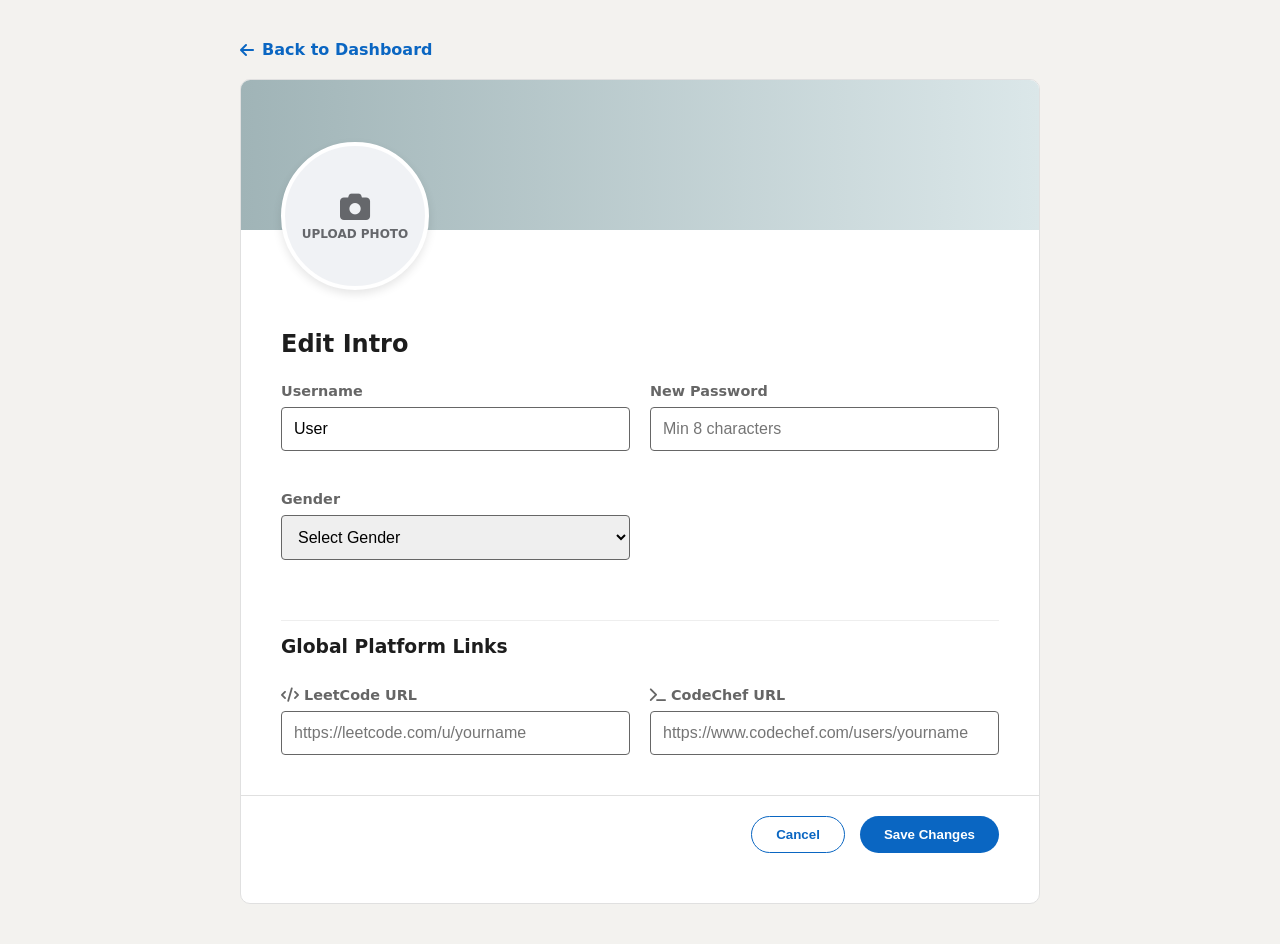
<file: profile.html>
<!DOCTYPE html>
<html lang="en">
<head>
    <meta charset="UTF-8">
    <meta name="viewport" content="width=device-width, initial-scale=1.0">
    <title>Edit Profile | StudentConnect</title>
    <link rel="stylesheet" href="https://cdnjs.cloudflare.com/ajax/libs/font-awesome/6.4.0/css/all.min.css">
    <style>
        :root {
            --linkedin-blue: #0a66c2;
            --bg-color: #f3f2ef;
            --text-main: #1d1d1d;
            --text-muted: #666666;
            --border-color: #e0e0e0;
        }

        body { 
            font-family: -apple-system, system-ui, BlinkMacSystemFont, "Segoe UI", Roboto, sans-serif; 
            background-color: var(--bg-color); 
            margin: 0; 
            color: var(--text-main); 
        }

        .container { max-width: 800px; margin: 40px auto; padding: 0 20px; }

        .back-nav { 
            display: inline-flex; align-items: center; gap: 8px; 
            margin-bottom: 20px; color: var(--linkedin-blue); 
            text-decoration: none; font-weight: 600; 
        }

        .profile-card { 
            background: white; border-radius: 10px; border: 1px solid var(--border-color); 
            overflow: hidden; padding-bottom: 30px;
        }

        .profile-header { 
            height: 150px; background: linear-gradient(to right, #a0b4b7, #dbe7e9); 
            position: relative; 
        }

        .avatar-container { 
            position: absolute; bottom: -60px; left: 40px; 
            width: 140px; height: 140px; background: #f0f2f5; 
            border-radius: 50%; border: 4px solid white; 
            display: flex; align-items: center; justify-content: center;
            overflow: hidden; cursor: pointer;
            box-shadow: 0 4px 10px rgba(0,0,0,0.1);
        }

        .avatar-container img { 
            width: 100%; height: 100%; object-fit: cover; 
            position: absolute; z-index: 2; 
        }

        .upload-label-fixed {
            display: flex; flex-direction: column; align-items: center;
            color: #65676b; text-align: center; z-index: 1;
        }

        .upload-label-fixed i { font-size: 30px; margin-bottom: 5px; }
        .upload-label-fixed span { font-size: 0.75rem; font-weight: 700; text-transform: uppercase; }

        .form-section { padding: 80px 40px 20px 40px; }
        h2 { margin-bottom: 25px; font-size: 1.5rem; }
        .grid-layout { display: grid; grid-template-columns: 1fr 1fr; gap: 20px; }
        .form-group { margin-bottom: 20px; }
        .full-width { grid-column: span 2; }
        label { display: block; font-size: 0.9rem; color: var(--text-muted); margin-bottom: 8px; font-weight: 600; }
        
        input, select { 
            width: 100%; padding: 12px; border: 1px solid var(--text-muted); 
            border-radius: 4px; box-sizing: border-box; font-size: 1rem;
        }

        .save-bar { border-top: 1px solid var(--border-color); padding: 20px 40px; display: flex; justify-content: flex-end; gap: 15px; }
        .btn-save { background-color: var(--linkedin-blue); color: white; padding: 10px 24px; border: none; border-radius: 20px; font-weight: 600; cursor: pointer; }
        .btn-cancel { background: none; border: 1px solid var(--linkedin-blue); color: var(--linkedin-blue); padding: 10px 24px; border-radius: 20px; font-weight: 600; cursor: pointer; }

        #alertBox { 
            position: fixed; top: 20px; right: 20px; padding: 15px 30px; 
            background: #057642; color: white; border-radius: 8px; 
            display: none; box-shadow: 0 4px 12px rgba(0,0,0,0.15); z-index: 1000;
        }
    </style>
</head>
<body>

<div id="alertBox">Profile updated successfully!</div>

<div class="container">
    <a href="dashboard.html" class="back-nav"><i class="fa-solid fa-arrow-left"></i> Back to Dashboard</a>
    
    <div class="profile-card">
        <div class="profile-header">
            <div class="avatar-container" onclick="document.getElementById('fileInput').click()">
                <img id="profilePreview" style="display: none;">
                <div id="fixedLabel" class="upload-label-fixed">
                    <i class="fa-solid fa-camera"></i>
                    <span>Upload Photo</span>
                </div>
            </div>
            <input type="file" id="fileInput" style="display: none;" onchange="handleImage(this)">
        </div>

        <div class="form-section">
            <h2>Edit Intro</h2>
            <div class="grid-layout">
                <div class="form-group">
                    <label>Username</label>
                    <input type="text" id="username" placeholder="Full Name">
                </div>
                <div class="form-group">
                    <label>New Password</label>
                    <input type="password" id="password" placeholder="Min 8 characters">
                </div>
                <div class="form-group">
                    <label>Gender</label>
                    <select id="gender">
                        <option value="">Select Gender</option>
                        <option value="Male">Male</option>
                        <option value="Female">Female</option>
                        <option value="Other">Other</option>
                    </select>
                </div>
                
                <div class="full-width">
                    <h3 style="margin: 20px 0 10px 0; border-top: 1px solid #eee; padding-top: 15px;">Global Platform Links</h3>
                </div>
                
                <div class="form-group">
                    <label><i class="fa-solid fa-code"></i> LeetCode URL</label>
                    <input type="text" id="leetcode" placeholder="https://leetcode.com/u/yourname">
                </div>
                <div class="form-group">
                    <label><i class="fa-solid fa-terminal"></i> CodeChef URL</label>
                    <input type="text" id="codechef" placeholder="https://www.codechef.com/users/yourname">
                </div>
            </div>
        </div>

        <div class="save-bar">
            <button class="btn-cancel" onclick="window.location.href='dashboard.html'">Cancel</button>
            <button class="btn-save" onclick="saveProfile()">Save Changes</button>
        </div>
    </div>
</div>

<script>
  document.addEventListener('DOMContentLoaded', () => {
    const user = JSON.parse(localStorage.getItem('loggedInUser')) || { name: "User" };
    
    document.getElementById('username').value = user.name || "";
    document.getElementById('gender').value = user.gender || "";
    document.getElementById('leetcode').value = user.leetcode || "";
    document.getElementById('codechef').value = user.codechef || "";

    if (user.profilePic) {
        const img = document.getElementById('profilePreview');
        const label = document.getElementById('fixedLabel');
        img.src = user.profilePic;
        img.style.display = 'block';
        label.style.display = 'none'; 
    }
});

// --- COMPRESS IMAGE ON UPLOAD ---
function handleImage(input) {
    if (input.files && input.files[0]) {
        const reader = new FileReader();
        reader.onload = (e) => {
            const imgElement = new Image();
            imgElement.src = e.target.result;
            
            imgElement.onload = () => {
                const canvas = document.createElement('canvas');
                const MAX_WIDTH = 400; 
                const scaleSize = MAX_WIDTH / imgElement.width;
                canvas.width = MAX_WIDTH;
                canvas.height = imgElement.height * scaleSize;

                const ctx = canvas.getContext('2d');
                ctx.drawImage(imgElement, 0, 0, canvas.width, canvas.height);

                const compressedUrl = canvas.toDataURL('image/jpeg', 0.7);
                
                const img = document.getElementById('profilePreview');
                const label = document.getElementById('fixedLabel');
                img.src = compressedUrl;
                img.style.display = 'block';
                label.style.display = 'none';
            };
        };
        reader.readAsDataURL(input.files[0]);
    }
}

// --- UPDATED SAVE PROFILE WITH GLOBAL SYNC ---
function saveProfile() {
    try {
        let user = JSON.parse(localStorage.getItem('loggedInUser')) || {};
        
        // Capture updated values from inputs
        user.name = document.getElementById('username').value;
        user.gender = document.getElementById('gender').value;
        user.leetcode = document.getElementById('leetcode').value;
        user.codechef = document.getElementById('codechef').value;
        
        const previewImg = document.getElementById('profilePreview');
        if (previewImg.style.display !== 'none') {
            user.profilePic = previewImg.src;
        }

        const newPass = document.getElementById('password').value;
        if (newPass.trim() !== "") {
            user.pass = newPass;
        }

        // 1. Update Permanent Individual Record
        if (user.email) {
            localStorage.setItem(user.email, JSON.stringify(user));
        }

        // 2. Update Current Session
        localStorage.setItem('loggedInUser', JSON.stringify(user));

        // --- 3. THE CRITICAL SYNC: Update Global "users" List ---
        if (user.email) {
            let allUsers = JSON.parse(localStorage.getItem('users')) || [];
            // Look for this user in the global phonebook
            const userIndex = allUsers.findIndex(u => u.email.toLowerCase() === user.email.toLowerCase());

            const updatedEntry = {
                name: user.name,
                email: user.email,
                profilePic: user.profilePic
            };

            if (userIndex !== -1) {
                // Update existing user info
                allUsers[userIndex] = updatedEntry;
            } else {
                // Add new user if they aren't in the global list yet
                allUsers.push(updatedEntry);
            }
            localStorage.setItem('users', JSON.stringify(allUsers));
        }

        // 4. UI Feedback
        const alertBox = document.getElementById('alertBox');
        alertBox.style.display = 'block';
        
        setTimeout(() => {
            alertBox.style.display = 'none';
            window.location.href = 'dashboard.html'; 
        }, 1000);

    } catch (error) {
        console.error(error);
        alert("Storage full! Please try a different or smaller photo.");
    }
}
</script>

</body>
</html>
</file>
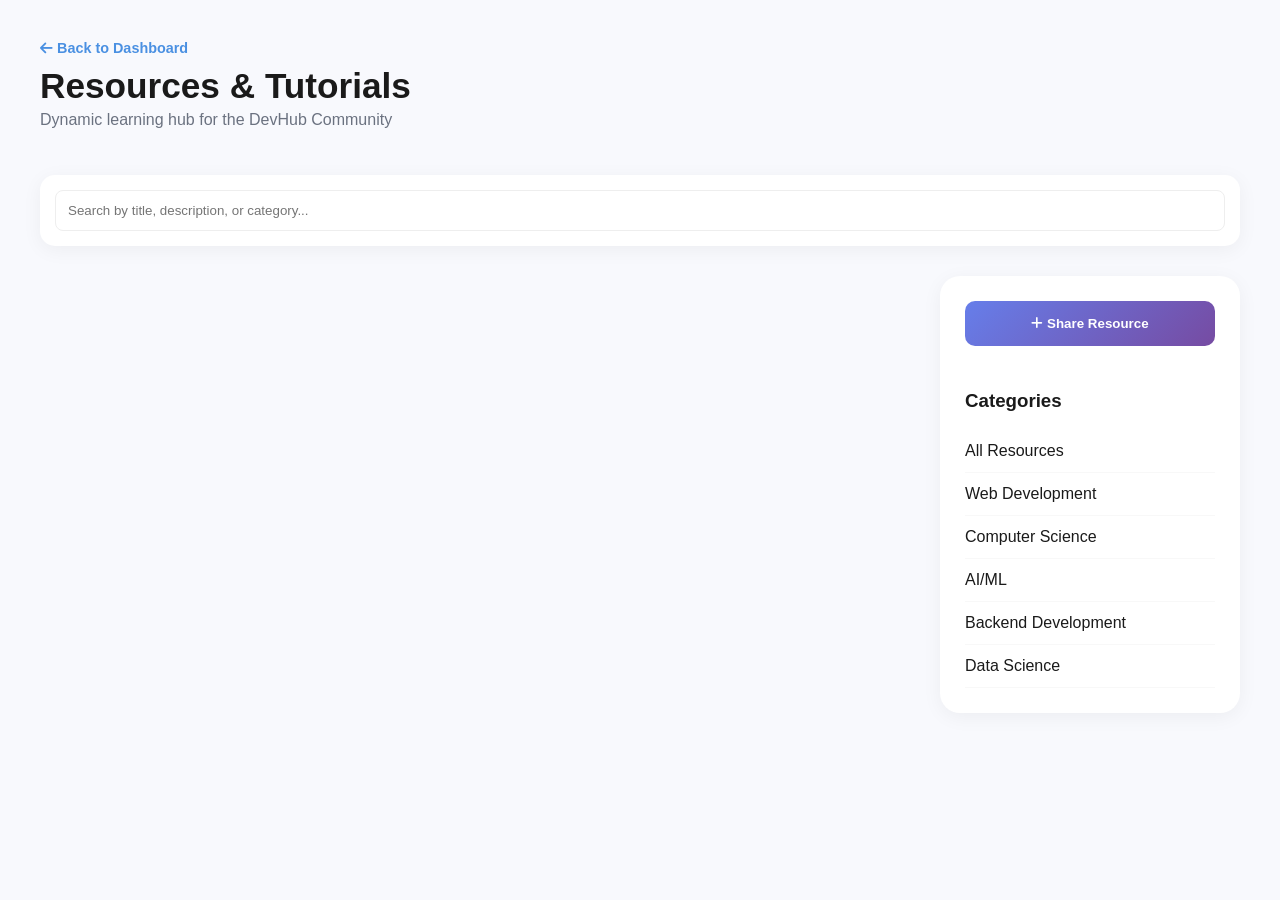
<file: resources.html>
<!DOCTYPE html>
<html lang="en">
<head>
    <meta charset="UTF-8">
    <meta name="viewport" content="width=device-width, initial-scale=1.0">
    <title>DevHub - Resources & Tutorials</title>
    <link rel="stylesheet" href="https://cdnjs.cloudflare.com/ajax/libs/font-awesome/6.4.0/css/all.min.css">
    <style>
        :root {
            --bg-color: #f8f9fd;
            --primary-blue: #4a90e2;
            --primary-gradient: linear-gradient(135deg, #667eea 0%, #764ba2 100%);
            --text-main: #1a1a1a;
            --text-muted: #6b7280;
            --card-shadow: 0 4px 20px rgba(0, 0, 0, 0.05);
            --tag-bg: #f1f3f5;
            --purple-btn: #8b5cf6;
        }

        body { 
            font-family: 'Segoe UI', Tahoma, Geneva, Verdana, sans-serif; 
            background-color: var(--bg-color); 
            margin: 0; 
            color: var(--text-main); 
        }

        .container { max-width: 1200px; margin: 40px auto; padding: 0 20px; }

        /* Navigation Header */
        header { display: flex; justify-content: space-between; align-items: flex-start; margin-bottom: 30px; }
        .back-dash { color: var(--primary-blue); text-decoration: none; font-weight: bold; font-size: 0.9rem; display: block; margin-bottom: 10px; }
        header h1 { margin: 0; font-size: 2.2rem; }
        header p { color: var(--text-muted); margin-top: 5px; }

        /* Search Section */
        .search-container { 
            background: white; padding: 15px; border-radius: 15px; 
            box-shadow: var(--card-shadow); margin-bottom: 30px; 
        }
        .search-container input { 
            width: 100%; padding: 12px; border: 1px solid #eee; 
            border-radius: 8px; outline: none; box-sizing: border-box;
        }

        /* Layout */
        .layout { display: grid; grid-template-columns: 1fr 300px; gap: 30px; }

        /* Resource Grid */
        .resource-grid { 
    display: grid; 
    grid-template-columns: repeat(auto-fill, minmax(280px, 1fr)); /* Reduced min-width */
    gap: 20px; 
}
        /* Resource Card */
        .res-card { 
    background: white; 
    border-radius: 12px; 
    overflow: hidden; 
    box-shadow: var(--card-shadow); 
    transition: transform 0.2s; 
    display: flex; 
    flex-direction: column;
    border: 1px solid #edf2f7; /* Subtle border for definition */
}
        .res-card:hover { transform: translateY(-5px); }
        
       .media-container { 
    width: 100%; 
    height: 140px; /* Reduced from 200px */
    background: #f1f5f9; 
    overflow: hidden; 
    display: flex; 
    align-items: center; 
    justify-content: center; 
}
        .media-container img, .media-container video { width: 100%; height: 100%; object-fit: cover; }
        .doc-placeholder { color: white; text-align: center; }

        .res-body { 
    padding: 15px; /* Reduced padding */
    flex-grow: 1; 
}
        .res-meta { display: flex; justify-content: space-between; margin-bottom: 12px; }
        .cat-tag { background: #eef2ff; color: #4f46e5; padding: 4px 10px; border-radius: 6px; font-size: 0.75rem; font-weight: bold; }

       .res-body h3 { 
    margin: 0 0 8px 0; 
    font-size: 1.1rem; /* Slightly smaller title */
    line-height: 1.3;
}
       .res-body p { 
    font-size: 0.85rem; /* Smaller description text */
    margin-bottom: 12px;
    /* Limit description to 3 lines to keep cards uniform */
    display: -webkit-box;
    -webkit-line-clamp: 3;
    -webkit-box-orient: vertical;
    overflow: hidden;
}        .footer-row { 
            display: flex; justify-content: space-between; align-items: center; 
            margin-top: auto; padding-top: 10px; border-top: 1px solid #f0f0f0; 
        }
        
        .user { display: flex; align-items: center; gap: 10px; }
        .avatar { width: 28px; height: 28px; border-radius: 50%; background: var(--primary-gradient); color: white; display: flex; align-items: center; justify-content: center; font-weight: bold;font-size: 0.8rem; }
        .user-info .user-name { font-size: 0.75rem; font-weight: 600; display: block; }
        .user-info .role-badge { font-size: 0.7rem; color: var(--text-muted); }

        /* Sidebar */
        .sidebar { background: white; padding: 25px; border-radius: 20px; box-shadow: var(--card-shadow); height: fit-content; }
        .share-btn { 
            width: 100%; padding: 15px; border: none; border-radius: 10px; 
            background: var(--primary-gradient); color: white; font-weight: bold; 
            cursor: pointer; margin-bottom: 25px; transition: opacity 0.2s;
        }
        .share-btn:hover { opacity: 0.9; }
        .cat-item { padding: 12px 0; border-bottom: 1px solid #f8f8f8; cursor: pointer; transition: 0.2s; }
        .cat-item:hover { color: var(--primary-blue); padding-left: 5px; }

        /* Modal */
        .modal-overlay { 
            position: fixed; top:0; left:0; width:100%; height:100%; 
            background: rgba(0,0,0,0.7); display:none; align-items:center; justify-content:center; z-index: 1000;
        }
        .modal-content { background: white; padding: 30px; border-radius: 15px; width: 90%; max-width: 500px; }
        .modal-input, .modal-select, .modal-textarea { width: 100%; padding: 12px; margin-bottom: 15px; border: 1px solid #ddd; border-radius: 8px; box-sizing: border-box; }
    </style>
</head>
<body>

<div class="container">
    <a href="dashboard.html" class="back-dash"><i class="fa-solid fa-arrow-left"></i> Back to Dashboard</a>
    <header>
        <div>
            <h1>Resources & Tutorials</h1>
            <p>Dynamic learning hub for the DevHub Community</p>
        </div>
    </header>

    <div class="search-container">
        <input type="text" id="resSearch" placeholder="Search by title, description, or category..." onkeyup="renderResources()">
    </div>

    <div class="layout">
        <main class="resource-grid" id="resourceGrid">
            </main>

        <aside class="sidebar">
            <button class="share-btn" onclick="openModal()"><i class="fa-solid fa-plus"></i> Share Resource</button>
            <h3>Categories</h3>
            <div class="cat-item" onclick="filterByCat('all')">All Resources</div>
            <div class="cat-item" onclick="filterByCat('Web Development')">Web Development</div>
            <div class="cat-item" onclick="filterByCat('Computer Science')">Computer Science</div>
            <div class="cat-item" onclick="filterByCat('AI/ML')">AI/ML</div>
            <div class="cat-item" onclick="filterByCat('Backend Development')">Backend Development</div>
            <div class="cat-item" onclick="filterByCat('Data Science')">Data Science</div>
           
        </aside>
    </div>
</div>

<div id="shareModal" class="modal-overlay">
    <div class="modal-content">
        <h2>Share New Resource</h2>
        <input type="text" id="resTitle" placeholder="Title" class="modal-input">
        <textarea id="resDesc" placeholder="Description" class="modal-textarea"></textarea>
        <select id="resCat" class="modal-select">
            <option value="Web Development">Web Development</option>
            <option value="Computer Science">Computer Science</option>
            <option value="AI/ML">AI/ML</option>
            <option value="Backend Development">Backend Development</option>
            <option value="Data Science">Data Science</option>
             
        </select>
        <input type="text" id="resLink" placeholder="Link (Optional)" class="modal-input">
        <label style="font-size: 0.8rem; font-weight: bold;">Attach File (PDF, Image, Video):</label>
        <input type="file" id="resFile" class="modal-input">
        
        <div style="display:flex; gap:10px;">
            <button onclick="saveResource()" style="flex:2; padding:12px; background:var(--purple-btn); color:white; border:none; border-radius:8px; cursor:pointer; font-weight:bold;">Post Resource</button>
            <button onclick="closeModal()" style="flex:1; padding:12px; background:#eee; border:none; border-radius:8px; cursor:pointer;">Cancel</button>
        </div>
    </div>
</div>

<script>
    let currentCategory = 'all';

    function openModal() { document.getElementById('shareModal').style.display = 'flex'; }
    function closeModal() { document.getElementById('shareModal').style.display = 'none'; }

   function saveResource() {
    const user = JSON.parse(localStorage.getItem('loggedInUser'));
    if (!user) return alert("Please log in to share resources");

    const title = document.getElementById('resTitle').value;
    const desc = document.getElementById('resDesc').value;
    const cat = document.getElementById('resCat').value;
    const link = document.getElementById('resLink').value;
    const fileInput = document.getElementById('resFile');

    if (!title || !desc) return alert("Please fill title and description");

    const reader = new FileReader();
    const executeSave = (fileData = null, fileType = null) => {
        const newRes = {
            id: Date.now(),
            title, 
            desc, 
            cat, 
            link, 
            fileData, 
            fileType,
            author: user.name,
            // CRITICAL: Store email so the certificate script can find your work
            userEmail: user.email, 
            date: new Date().toLocaleDateString()
        };

        // 1. Save to the resources database
        let db = JSON.parse(localStorage.getItem('devHubResources')) || [];
        db.unshift(newRes);
        localStorage.setItem('devHubResources', JSON.stringify(db));

        // 2. Increment the local user session count (for immediate UI updates)
        user.resourceCount = (user.resourceCount || 0) + 1;
        localStorage.setItem('loggedInUser', JSON.stringify(user));

        alert("Resource shared successfully!");
        renderResources();
        closeModal();
    };

    if (fileInput.files[0]) {
        reader.readAsDataURL(fileInput.files[0]);
        reader.onload = () => executeSave(reader.result, fileInput.files[0].type);
    } else {
        executeSave();
    }
}
    function renderResources() {
        const grid = document.getElementById('resourceGrid');
        const db = JSON.parse(localStorage.getItem('devHubResources')) || [];
        const searchTerm = document.getElementById('resSearch').value.toLowerCase();
        grid.innerHTML = "";

        db.filter(res => {
            const matchesCat = currentCategory === 'all' || res.cat === currentCategory;
            const matchesSearch = res.title.toLowerCase().includes(searchTerm) || res.desc.toLowerCase().includes(searchTerm);
            return matchesCat && matchesSearch;
        }).forEach(res => {
            let mediaBox = `<div class="media-container"><div class="doc-placeholder"><i class="fa-solid fa-file-lines fa-3x"></i><p>Document</p></div></div>`;
            
            if (res.fileType?.includes('image')) {
                mediaBox = `<div class="media-container"><img src="${res.fileData}"></div>`;
            } else if (res.fileType?.includes('video')) {
                mediaBox = `<div class="media-container"><video src="${res.fileData}" controls></video></div>`;
            }

            grid.innerHTML += `
                <div class="res-card">
                    ${mediaBox}
                    <div class="res-body">
                        <div class="res-meta"><span class="cat-tag">${res.cat}</span></div>
                        <h3>${res.title}</h3>
                        <p>${res.desc}</p>
                        ${res.link ? `<a href="${res.link}" target="_blank" style="color:var(--primary-blue); font-size:0.85rem; margin-bottom:15px; display:block;">🔗 Visit Link</a>` : ''}
                        <div class="footer-row">
                            <div class="user">
                                <div class="avatar">${res.author[0]}</div>
                                <div class="user-info">
                                    <span class="user-name">${res.author}</span>
                                    <span class="role-badge">Contributor</span>
                                </div>
                            </div>
                            <button onclick="openFull('${res.id}')" style="padding:6px 12px; border-radius:5px; border:1px solid #ddd; background:none; cursor:pointer;">Open</button>
                        </div>
                    </div>
                </div>
            `;
        });
    }

    function openFull(id) {
        const res = JSON.parse(localStorage.getItem('devHubResources')).find(r => r.id == id);
        if (res.fileData) {
            const win = window.open();
            win.document.write(`<iframe src="${res.fileData}" frameborder="0" style="width:100%; height:100vh;"></iframe>`);
        } else if (res.link) {
            window.open(res.link, '_blank');
        }
    }

    function filterByCat(cat) {
        currentCategory = cat;
        renderResources();
    }

    document.addEventListener('DOMContentLoaded', renderResources);
</script>

</body>
</html>
</file>
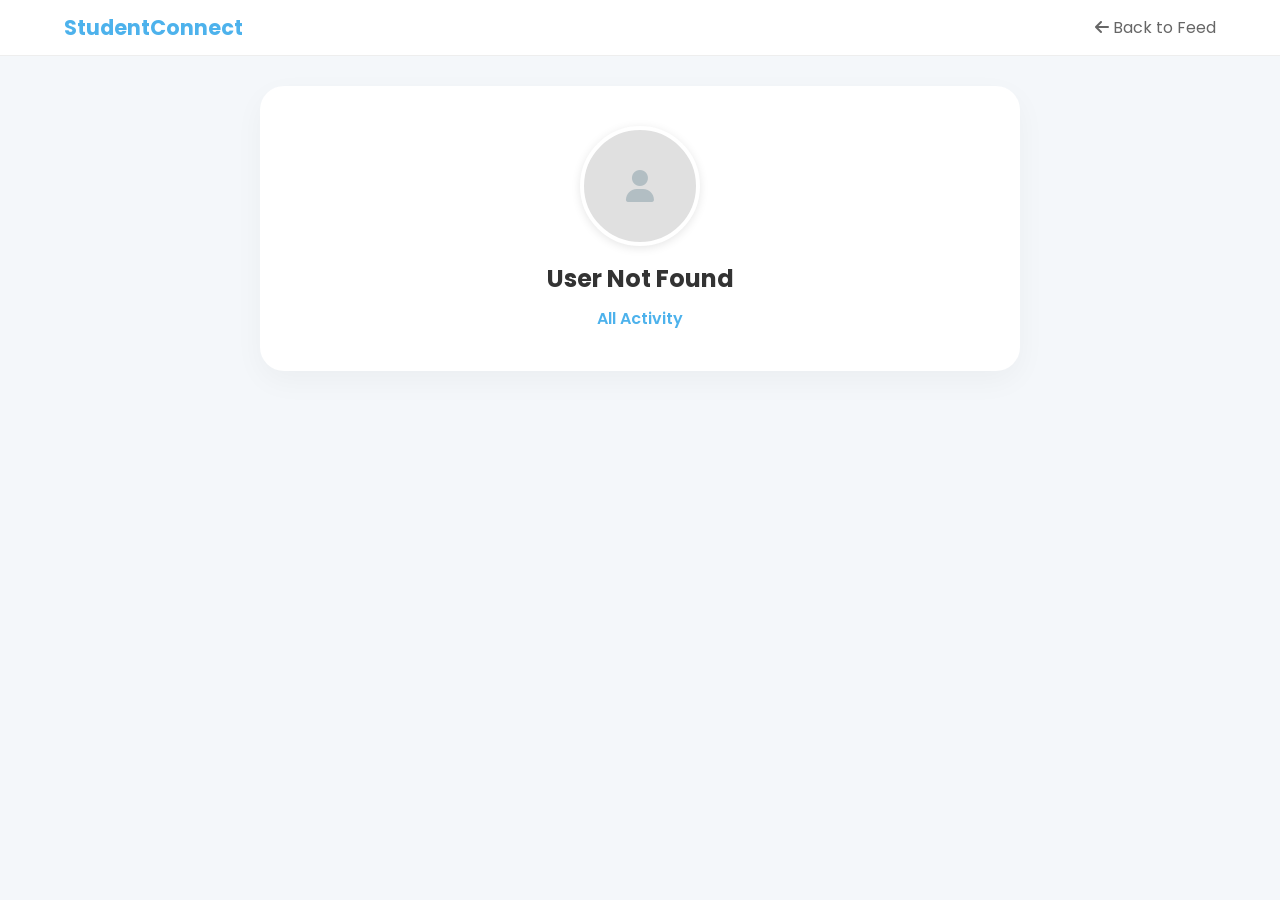
<file: user-profile.html>
<!DOCTYPE html>
<html lang="en">
<head>
    <meta charset="UTF-8">
    <meta name="viewport" content="width=device-width, initial-scale=1.0">
    <title>User Profile | StudentConnect</title>
    <link href="https://fonts.googleapis.com/css2?family=Poppins:wght@400;500;600;700&display=swap" rel="stylesheet">
    <link rel="stylesheet" href="https://cdnjs.cloudflare.com/ajax/libs/font-awesome/6.0.0/css/all.min.css">
    <style>
        /* Reusing your consistent theme styles */
        * { margin: 0; padding: 0; box-sizing: border-box; font-family: 'Poppins', sans-serif; }
        body { background-color: #f4f7fa; color: #333; }
        .navbar { background: white; border-bottom: 1px solid #eee; padding: 12px 5%; display: flex; justify-content: space-between; align-items: center; position: sticky; top: 0; z-index: 1000; }
        .logo { font-weight: 700; color: #4db2ec; text-decoration: none; font-size: 1.3rem; }
        .main-container { max-width: 800px; margin: 30px auto; padding: 0 20px; }
        
        /* Profile Header Style */
        .profile-card { background: white; border-radius: 24px; padding: 40px; text-align: center; box-shadow: 0 10px 30px rgba(0,0,0,0.04); margin-bottom: 30px; }
        .big-avatar { width: 100px; height: 100px; border-radius: 50%; background: #dfe6e9; margin: 0 auto 20px; display: flex; align-items: center; justify-content: center; font-size: 2rem; color: #b2bec3; }
        
        /* Feed Styles (Same as Newsfeed) */
        .feed-card { background: white; border-radius: 24px; padding: 25px; margin-bottom: 25px; box-shadow: 0 8px 25px rgba(0,0,0,0.03); }
        .post-header { display: flex; align-items: center; gap: 12px; margin-bottom: 15px; }
        .user-avatar { width: 40px; height: 40px; border-radius: 50%; background: #dfe6e9; }
        .role-badge { background: #eef7fd; color: #4db2ec; font-size: 0.7rem; font-weight: 700; padding: 2px 8px; border-radius: 4px; margin-left: 5px; }
        .post-image { width: 100%; max-height: 400px; object-fit: contain; border-radius: 15px; margin-top: 15px; background: #f8f9fa; }
        .post-link { color: #0a66c2; text-decoration: none; font-weight: 500; }
        .big-avatar {
    width: 120px;
    height: 120px;
    background: #e0e0e0;
    border-radius: 50%;
    margin: 0 auto 15px;
    display: flex;
    align-items: center;
    justify-content: center;
    overflow: hidden; /* This keeps the image inside the circle */
    border: 4px solid white;
    box-shadow: 0 2px 10px rgba(0,0,0,0.1);
}

.big-avatar img {
    width: 100%;
    height: 100%;
    object-fit: cover; /* Prevents stretching */
}
#chatModal { display: none; position: fixed; inset: 0; background: rgba(0,0,0,0.5); z-index: 2000; justify-content: center; align-items: center; }
.chat-container { width: 350px; height: 450px; background: white; border-radius: 12px; display: flex; flex-direction: column; overflow: hidden; }
#chatBox { flex: 1; padding: 15px; overflow-y: auto; background: #f7f9fc; }
.chat-input-area { display: flex; padding: 10px; gap: 5px; border-top: 1px solid #eee; }
.chat-input-area input { flex: 1; padding: 10px; border: 1px solid #ddd; border-radius: 20px; outline: none; }
    </style>
</head>
<body>

    <header class="navbar">
    <a href="newsfeed.html" class="logo">StudentConnect</a>
    <nav><a href="newsfeed.html" style="text-decoration:none; color:#666;"><i class="fa-solid fa-arrow-left"></i> Back to Feed</a></nav>
</header>

<main class="main-container">
    <section class="profile-card">
        <div class="big-avatar" id="avatarContainer">
            <img id="mainProfilePic" style="display: none; width: 100%; height: 100%; object-fit: cover;">
            <i class="fa-solid fa-user" id="defaultIcon"></i>
        </div>
        <h2 id="userNameDisplay">Loading...</h2>
        <p id="userEmailDisplay" style="color:#888; font-size:0.9rem;"></p>
        <p style="margin-top:10px; font-weight:600; color:#4db2ec;">All Activity</p>
    </section>

    <div id="userPostsList"></div>

</main>
<div id="chatModal" style="display:none; position:fixed; inset:0; background:rgba(0,0,0,0.6); z-index:9999; justify-content:center; align-items:center; font-family: 'Segoe UI', sans-serif; backdrop-filter: blur(2px);">
    <div style="width:550px; background:white; border-radius:20px; overflow:hidden; display:flex; flex-direction:column; height:650px; box-shadow: 0 15px 35px rgba(0,0,0,0.3); border: 1px solid #e2e8f0;">
        
        <div style="padding:20px; background:#4a90e2; color:white; display:flex; justify-content:space-between; align-items:center;">
            <span id="chatTitle" style="font-weight:bold; font-size:1.1rem;">Chat</span>
            <span onclick="closeChat()" style="cursor:pointer; font-size:28px; line-height:1; opacity: 0.8;">&times;</span>
        </div>

        <div id="chatBox" style="flex:1; padding:20px; overflow-y:auto; background:#f8fafc; display:flex; flex-direction:column; gap:15px;">
            </div>

        <div style="padding:20px; display:flex; gap:12px; border-top: 1px solid #edf2f7; background: white;">
            <input type="text" id="chatInput" placeholder="Type a message..." 
                   style="flex:1; padding:12px 18px; border-radius:25px; border:1px solid #e2e8f0; outline:none; font-size:0.95rem; background:#f1f5f9;">
            <button onclick="sendMessage()" 
                    style="background:#4a90e2; color:white; border:none; width:45px; height:45px; border-radius:50%; cursor:pointer; display:flex; align-items:center; justify-content:center; transition: transform 0.2s;">
                <i class="fa-solid fa-paper-plane"></i>
            </button>
        </div>
    </div>
</div>

<script>
/**
 * Utility to convert raw URLs in text into clickable <a> tags
 */
function linkify(text) {
    if (!text) return "";
    const urlPattern = /(\b(https?|ftp|file):\/\/[-A-Z0-9+&@#\/%?=~_|!:,.;]*[-A-Z0-9+&@#\/%=~_|])/ig;
    return text.replace(urlPattern, '<a href="$1" target="_blank" class="post-link" style="color: #4a90e2; text-decoration: none;">$1</a>');
}

/**
 * Main function to load the profile and filtered activity
 */
function loadProfilePosts() {
    const params = new URLSearchParams(window.location.search);
    const targetEmail = params.get('email');
    const loggedInUser = JSON.parse(localStorage.getItem('loggedInUser'));
    
    // 1. Get the target user's record using their email as the key
    const userData = JSON.parse(localStorage.getItem(targetEmail));
    const allPosts = JSON.parse(localStorage.getItem('posts')) || [];
    
    // 2. Filter posts by checking both 'email' and 'userEmail' for robustness
    const userPosts = allPosts.filter(p => p.email === targetEmail || p.userEmail === targetEmail);
    const listDiv = document.getElementById('userPostsList');

    if (userData) {
        // --- UI: Update Profile Header ---
        const mainPic = document.getElementById('mainProfilePic');
        const defaultIcon = document.getElementById('defaultIcon');
        
        if (userData.profilePic && mainPic) {
            mainPic.src = userData.profilePic;
            mainPic.style.display = 'block';
            if (defaultIcon) defaultIcon.style.display = 'none';
        }

        document.getElementById('userNameDisplay').innerText = userData.name;
        document.getElementById('userEmailDisplay').innerText = targetEmail;

        // --- UI: Chat Button Integration ---
        // Only show message button if we are looking at someone else's profile
        if (loggedInUser && targetEmail !== loggedInUser.email) {
            if (!document.getElementById('messageTrigger')) {
                const chatBtnHTML = `
                    <button onclick="openChat('${targetEmail}', '${userData.name}')" 
                            id="messageTrigger"
                            style="margin-top:15px; background:#4a90e2; color:white; border:none; padding:10px 25px; border-radius:25px; cursor:pointer; font-weight:bold; box-shadow: 0 4px 6px rgba(74, 144, 226, 0.2);">
                        <i class="fa-solid fa-paper-plane"></i> Message ${userData.name}
                    </button>`;
                
                const nameDisplay = document.getElementById('userNameDisplay');
                if (nameDisplay) {
                    nameDisplay.insertAdjacentHTML('afterend', chatBtnHTML);
                }
            }
        }

        // --- UI: Render User Posts/Activity ---
        if (listDiv) {
            if (userPosts.length > 0) {
                listDiv.innerHTML = ""; // Clear "No Activity" placeholders
                userPosts.forEach(post => {
                    const postHTML = `
                        <div class="feed-card" style="background: white; border-radius: 12px; padding: 20px; margin-bottom: 20px; box-shadow: 0 2px 10px rgba(0,0,0,0.05);">
                            <div class="post-header" style="display: flex; align-items: center; margin-bottom: 15px;">
                                <div class="user-avatar" style="width: 40px; height: 40px; margin-right: 12px;">
                                    <img src="${userData.profilePic || ''}" 
                                         style="width: 100%; height: 100%; object-fit: cover; border-radius: 50%; 
                                         display: ${userData.profilePic ? 'block' : 'none'}; background: #eee;">
                                </div>
                                <div class="user-info">
                                    <h4 style="margin: 0; font-size: 1rem;">${post.author || userData.name}</h4>
                                    <p style="font-size: 0.75rem; color: #999; margin: 0;">${post.time || 'Just now'}</p>
                                </div>
                            </div>
                            <div class="post-content" style="font-size: 0.95rem; line-height: 1.5; color: #444;">
                                ${linkify(post.content)}
                            </div>
                            ${post.image ? `<img src="${post.image}" class="post-image" style="width: 100%; border-radius: 8px; margin-top: 15px;">` : ''}
                        </div>`;
                    listDiv.insertAdjacentHTML('beforeend', postHTML);
                });
            } else {
                listDiv.innerHTML = `
                    <div style="text-align: center; padding: 40px; color: #aaa;">
                        <i class="fa-solid fa-box-open" style="font-size: 2rem; margin-bottom: 10px;"></i>
                        <p>No posts or activity to show yet.</p>
                    </div>`;
            }
        }
    } else {
        if (document.getElementById('userNameDisplay')) {
            document.getElementById('userNameDisplay').innerText = "User Not Found";
        }
    }
}

// Ensure the page renders after everything is loaded

let partnerEmail = "";

function openChat(email, name) {
    console.log("Opening chat with:", email); // Debug log
    partnerEmail = email;
    
    const modal = document.getElementById('chatModal');
    const title = document.getElementById('chatTitle');
    
    if (modal && title) {
        title.innerText = "Chat with " + name;
        modal.style.display = 'flex';
        renderMessages();
    } else {
        console.error("Chat modal elements not found in HTML!");
    }
}

function closeChat() {
    document.getElementById('chatModal').style.display = 'none';
}

function sendMessage() {
    const input = document.getElementById('chatInput');
    const loggedInUser = JSON.parse(localStorage.getItem('loggedInUser'));
    
    // Safety checks
    if (!input.value.trim() || !loggedInUser) return;

    // 1. Get the existing messages from localStorage
    let db = JSON.parse(localStorage.getItem('messagesDB')) || [];
    
    // 2. Create the message object with the 'read' property
    const newMsg = {
        sender: loggedInUser.email,
        receiver: partnerEmail, // This is set when you click the Message button
        text: input.value.trim(),
        time: new Date().toLocaleTimeString([], { hour: '2-digit', minute: '2-digit' }),
        read: false // <--- THIS IS NEW: Automatically mark as unread for the receiver
    };

    // 3. Save it back to the database
    db.push(newMsg);
    localStorage.setItem('messagesDB', JSON.stringify(db));
    
    // 4. Clear the UI and refresh the chat box
    input.value = "";
    renderMessages();
}

function renderMessages() {
    const loggedInUser = JSON.parse(localStorage.getItem('loggedInUser'));
    if (!loggedInUser) return;

    const me = loggedInUser.email;
    const db = JSON.parse(localStorage.getItem('messagesDB')) || [];
    const chatBox = document.getElementById('chatBox');
    
    // Filter messages for this conversation
    const filtered = db.filter(m => 
        (m.sender === me && m.receiver === partnerEmail) || 
        (m.sender === partnerEmail && m.receiver === me)
    );

    chatBox.innerHTML = filtered.map(m => {
        const isMe = m.sender === me;
        return `
            <div style="align-self: ${isMe ? 'flex-end' : 'flex-start'}; max-width: 80%;">
                <div style="background:${isMe ? '#4a90e2' : 'white'}; 
                            color:${isMe ? 'white' : '#333'}; 
                            padding:10px 14px; 
                            border-radius:18px; 
                            border-bottom-${isMe ? 'right' : 'left'}-radius: 2px;
                            box-shadow: 0 2px 4px rgba(0,0,0,0.05);
                            font-size:0.9rem;">
                    ${m.text}
                </div>
                <div style="font-size:0.65rem; color:#888; margin-top:4px; text-align:${isMe ? 'right' : 'left'};">
                    ${m.time}
                </div>
            </div>
        `;
    }).join('');
    
    chatBox.scrollTop = chatBox.scrollHeight;
}
window.addEventListener('load', loadProfilePosts);
</script>
</body>
</html>
</file>
<file: style.2css.css>
:root { --bg-gradient: linear-gradient(135deg, #fef1f8 0%, #edf1fd 100%);
--text-main: #111;--text-sub: #5f6368;--accent-purple: #814dff;
--accent-blue: #4e73df;--grad-button: linear-gradient(90deg, #4e73df 0%, #814dff 100%);
--card-bg: #ffffff;--shadow-md: 0 4px 20px rgba(0,0,0,0.08);}
body {font-family: 'Segoe UI', Roboto, Helvetica, Arial, sans-serif; overflow-x: hidden;
background-image: var(--bg-gradient);margin: 0;min-height: 100vh;
display: flex;justify-content: center; align-items: center; color: var(--text-main);}
.view {display: none; width: 100%;min-height: 100vh;  }
.view:not(.hidden) {display: flex;justify-content: center;align-items: center;}
#welcome-page:not(.hidden) {display: flex; flex-direction: column; text-align: center;}
.hidden {display: none !important;}
.welcome-container { max-width: 800px; margin: 0 auto;padding: 2rem;display: flex;
    flex-direction: column;align-items: center;gap: 20px;}
.header-pill {
    background-color: transparent; color: var(--accent-blue);padding: 0;                   
    font-size: 1.2rem; text-transform: uppercase; letter-spacing: 2px;
    margin-bottom: 20px; display: block;font-weight: 700;}
.welcome-left h1 {font-size: clamp(2.5rem, 5vw, 4rem);margin-top: 0;margin-bottom: 1rem;
    line-height: 1.2;display: flex;flex-wrap: wrap;justify-content: center;gap: 15px;}
.gradient-text {
    background-image: var(--grad-button);-webkit-background-clip: text;
    -webkit-text-fill-color: transparent;display: inline;}
.welcome-left p {color: var(--text-sub);font-size: 1.1rem;line-height: 1.6;
    margin-bottom: 2.5rem;max-width: 600px; margin-left: auto;margin-right: auto;}
.btn-group {display: flex;gap: 15px;justify-content: center;}
.btn-grad-icon {
    background-image: var(--grad-button); color: white; border: none;
    padding: 12px 35px;border-radius: 8px;cursor: pointer;font-weight: bold;
    font-size: 1rem;display: flex;align-items: center;gap: 10px;
    transition: transform 0.2s;}
.btn-grad-icon:hover {transform: translateY(-2px);}
.btn-secondary-flat { background-color: white; color: #111; border: 1px solid #ddd;
    padding: 12px 35px; border-radius: 8px; cursor: pointer;
    font-weight: 500; transition: background 0.2s;}
.btn-secondary-flat:hover {background-color: #f8f9fa;}
.squared-card {
    background: var(--card-bg);
    padding: 2.5rem;
    border-radius: 12px;
    box-shadow: var(--shadow-md);
    text-align: center;
    width: 90%;
    max-width: 400px;}
.profile-icon-placeholder {
    width: 70px;
    height: 70px;
    background-color: #4e73df;
    border-radius: 50%;
    display: flex;
    justify-content: center;
    align-items: center;
    margin: 0 auto 1rem auto;
    color: white;
    font-size: 2rem;}
.input-group {text-align: left;margin-bottom: 1rem;}
.input-group label {display: block;font-size: 0.85rem;font-weight: 600;
    color: var(--text-sub);margin-bottom: 5px;}
.input-group input { width: 100%; padding: 12px; border: 1px solid #e0e6ed;
    border-radius: 8px; box-sizing: border-box;}
.btn-primary-grad {
    background-image: var(--grad-button);
    color: white;
    border: none;
    padding: 14px;
    border-radius: 8px;
    cursor: pointer;
    font-weight: bold;
    width: 100%;
    margin-top: 10px;}
.profile-icon-placeholder {
    width: 70px; height: 70px; background-color: #4e73df; 
    border-radius: 50%;display: flex;justify-content: center;
    align-items: center;margin: 0 auto 1.5rem auto;color: white;
    font-size: 2rem; /* Adjust this to make the icon larger or smaller */
    box-shadow: 0 4px 10px rgba(78, 115, 223, 0.2);}
.link { color: #1a73e8; cursor: pointer; font-weight: 600; text-decoration: none; }
.back-link { display: block; margin-top: 1.5rem; font-size: 0.85rem; color: #777; }
</file>
